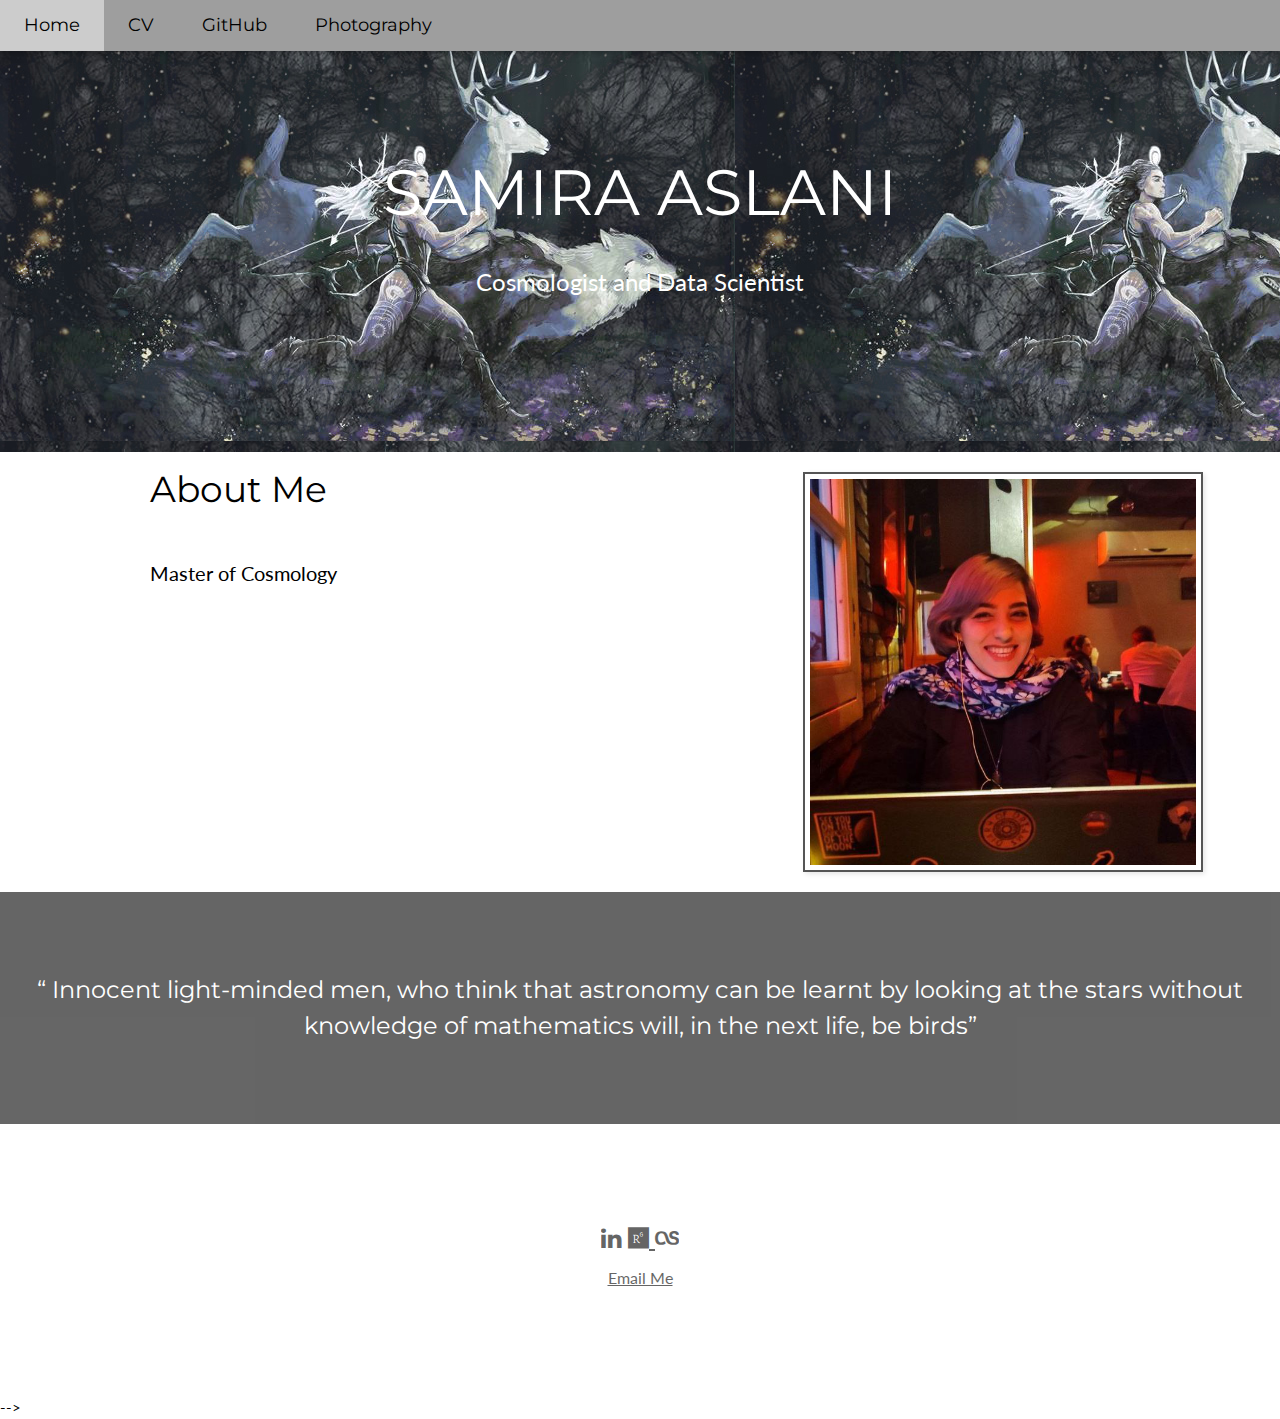
<file: index.html>
<!DOCTYPE html>
<html lang="en">
<title>Samira Aslani</title>
<meta charset="UTF-8">
<meta name="viewport" content="width=device-width, initial-scale=1">
<link rel="stylesheet" href="https://www.w3schools.com/w3css/4/w3.css">
<link rel="stylesheet" href="https://fonts.googleapis.com/css?family=Lato">
  <link rel="stylesheet" href="https://cdnjs.cloudflare.com/ajax/libs/font-awesome/6.0.0-beta3/css/all.min.css">
<link rel="stylesheet" href="https://fonts.googleapis.com/css?family=Montserrat">
<link rel="stylesheet" href="https://cdnjs.cloudflare.com/ajax/libs/font-awesome/4.7.0/css/font-awesome.min.css">
<link rel="icon" type="image/png" href="/favicon.png" sizes="32x32">
<style>
body,h1,h2,h3,h4,h5,h6 {font-family: "Lato", sans-serif}
.w3-bar,h1,button {font-family: "Montserrat", sans-serif}
.fa-anchor,.fa-coffee {font-size:200px}
.about-me-image {
    border: 2px solid #555; /* Dark gray border */
    padding: 5px; /* Space between image and border */
    margin-top: 20px; /* Space above the image */
    margin-bottom: 20px; /* Space below the image */
    box-shadow: 2px 2px 5px rgba(0, 0, 0, 0.1); /* Subtle shadow for depth */
  }
</style>
<body>

<!-- Navbar -->
<div class="w3-top">
  <div class="w3-bar w3-grey w3-card w3-left-align w3-large">
    <a class="w3-bar-item w3-button w3-hide-medium w3-hide-large w3-right w3-padding-large w3-hover-white w3-large w3-grey" href="javascript:void(0);" onclick="myFunction()" title="Toggle Navigation Menu"><i class="fa fa-bars"></i></a>
    <a href="https://samildk.github.io/" class="w3-bar-item w3-button w3-padding-large w3-white">Home</a>
<!--     <a href="https://arxiv.org/a/bird_s_2.html" class="w3-bar-item w3-button w3-hide-small w3-padding-large w3-hover-white">Publications</a> -->
    <a href="https://samildk.github.io/cv.pdf" class="w3-bar-item w3-button w3-hide-small w3-padding-large w3-hover-white">CV</a>
    <a href="https://github.com/samildk" class="w3-bar-item w3-button w3-hide-small w3-padding-large w3-hover-white">GitHub</a>
<!--     <a href="group.html" class="w3-bar-item w3-button w3-hide-small w3-padding-large w3-hover-white"></a> -->
    <a href="group.html" class="w3-bar-item w3-button w3-hide-small w3-padding-large w3-hover-white">Photography</a>
  </div>

  <!-- Navbar on small screens -->
  <div id="navDemo" class="w3-bar-block w3-white w3-hide w3-hide-large w3-hide-medium w3-large">
<!--     <a href="https://arxiv.org/a/bird_s_2.html" class="w3-bar-item w3-button w3-padding-large">Publications</a> -->
    <a href="https://samildk.github.io/cv.pdf" class="w3-bar-item w3-button w3-padding-large">CV</a>
    <a href="https://github.com/samildk" class="w3-bar-item w3-button w3-padding-large">GitHub</a>
    <a href="group.html" class="w3-bar-item w3-button w3-padding-large"> Photography </a>
  </div>
</div>

<!-- Header -->
<header class="w3-container w3-center" style="padding:128px 16px; background-image: url('image/artmis.jpg')">
  <h1 class="w3-margin w3-jumbo" style="color: white;">SAMIRA ASLANI</h1>
  <p class="w3-xlarge" style="color: white;">Cosmologist and Data Scientist</p>
</header>

<!-- First Grid -->
<div class="w3-row-padding w3-padding-62 w3-container">
  <div class="w3-content">
    <div class="w3-twothird">
      <h1>About Me</h1>
      <h4 class="w3-padding-32"> Master of Cosmology </h4>


<!--       <p class="w3-text-grey" style="text-align: justify;padding: 2%;font-size: 16px;">
      </p> -->
<!--         </p> -->
    </div>

    <div class="w3-third w3-center">

      <img src="me4.jpg" alt="Samira Aslani" width="400" class="about-me-image">

    </div>
  </div>
</div>
<div class="w3-container w3-black w3-center w3-opacity w3-padding-64">
    <h1 class="w3-margin w3-xlarge">“   Innocent light-minded men, who think that astronomy can be learnt by looking at the stars without knowledge of mathematics
     will, in the next life, be birds” </h1>
</div>
<!-- <!-- Footer -->
<footer class="w3-container w3-padding-64 w3-center w3-opacity">
  <div class="w3-xlarge w3-padding-32">
    <a href=https://www.linkedin.com/in/samira-aslani/><i class="fa fa-linkedin w3-hover-opacity"></i></a>
    <a href=https://www.researchgate.net/profile/Samira-Aslani-4?ev=hdr_xprf><i class="fa-brands fa-researchgate"></i>
    <a href = http://last.fm/user/artmisamildk/><i class="fab fa-lastfm"></i>
    <h6><a href = "mailto: samiraaslani1998@gmail.com">Email Me</a></h6>
 </div>
</footer> -->

<script>
// Used to toggle the menu on small screens when clicking on the menu button
function myFunction() {
  var x = document.getElementById("navDemo");
  if (x.className.indexOf("w3-show") == -1) {
    x.className += " w3-show";
  } else {
    x.className = x.className.replace(" w3-show", "");
  }
}
</script>

</body>
</html>
</file>
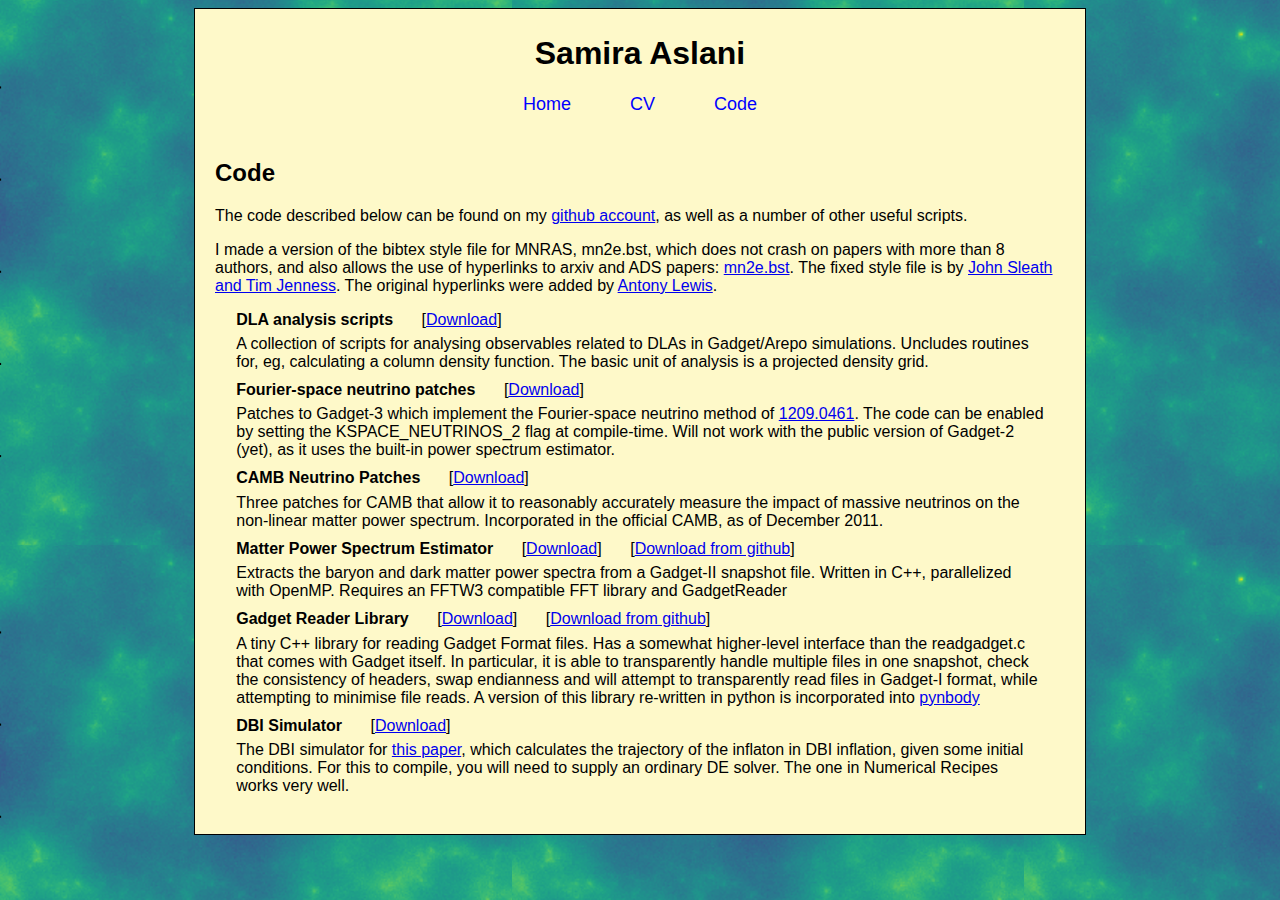
<file: code.html>
<!DOCTYPE html PUBLIC "-//W3C//DTD XHTML 1.0 Strict//EN"
	"http://www.w3.org/TR/xhtml1/DTD/xhtml1-strict.dtd">
<html xmlns="http://www.w3.org/1999/xhtml" xml:lang="en">
<head>
<meta http-equiv="Content-Type" content="text/html; charset=UTF-8" />
<title>Code</title><link rel="stylesheet" href="style.css" type="text/css" />
</head>

<body>
<div class="main centered"> 
<h1 class="centered">Samira Aslani</h1> 
        <div id="menu">
        <a href="index.html">Home</a>
<!--         <a href="pub.html">Publications</a> -->
        <a href="cv.pdf">CV</a>
        <a href="code.html">Code</a>
        </div>

<div class="content">
<h2>Code</h2>
<p>The code described below can be found on my <a href="https://github.com/sbird/">github account</a>, as well as a number of other useful scripts.</p>
<p>I made a version of the bibtex style file for MNRAS, mn2e.bst, which does not crash on papers with more than 8 authors, and also allows
the use of hyperlinks to arxiv and ADS papers: <a href="mn2e.bst">mn2e.bst</a>. 
The fixed style file is by <a href="https://github.com/timj/mn2e-bst">John Sleath and Tim Jenness</a>. 
The original hyperlinks were added by <a href="http://cosmocoffee.info/viewtopic.php?t=304">Antony Lewis</a>.</p>
<div class="paper">
        <div class="paperfl">
        <span class="papertitle">DLA analysis scripts</span>
        <span class="paperlinks">[<a href="https://github.com/sbird/DLA_script/archive/master.zip">Download</a>]</span>
        </div>
	<div>A collection of scripts for analysing observables related to DLAs in Gadget/Arepo simulations. Uncludes routines for, eg, calculating a column density function. The basic unit of analysis is a projected density grid.</div>
</div>
<div class="paper">
        <div class="paperfl">
        <span class="papertitle">Fourier-space neutrino patches</span>
        <span class="paperlinks">[<a href="https://github.com/sbird/fs-neutrino/archive/master.zip">Download</a>]</span>
        </div>
	<div>Patches to Gadget-3 which implement the Fourier-space neutrino method of <a href="http://arxiv.org/abs/1209.0461">1209.0461</a>. The code can be enabled by setting the KSPACE_NEUTRINOS_2 flag at compile-time. Will not work with the public version of Gadget-2 (yet), as it uses the built-in power spectrum estimator.</div>
</div>
<div class="paper">
        <div class="paperfl">
        <span class="papertitle">CAMB Neutrino Patches</span>
        <span class="paperlinks">[<a href="code/camb-neutrino-patches.tar.gz">Download</a>]</span>
        </div>
        <div>Three patches for CAMB that allow it to reasonably accurately measure the impact of massive neutrinos on the non-linear matter power spectrum. Incorporated in the official CAMB, as of December 2011.</div>
</div>
<div class="paper">
        <div class="paperfl">
        <span class="papertitle">Matter Power Spectrum Estimator</span>
        <span class="paperlinks">[<a href="https://github.com/downloads/sbird/GenPK/genpk.tar.gz">Download</a>]</span>
        <span class="paperlinks">[<a href="https://github.com/sbird/GenPK">Download from github</a>]</span>
        </div>
        <div>Extracts the baryon and dark matter power spectra from a Gadget-II snapshot file. Written in C++, parallelized with OpenMP. Requires an FFTW3 compatible FFT library and GadgetReader</div>
</div>
<div class="paper">
        <div class="paperfl">
        <span class="papertitle">Gadget Reader Library</span>
        <span class="paperlinks">[<a href="https://github.com/downloads/sbird/GadgetReader/GadgetReader.tar.gz">Download</a>]</span>
        <span class="paperlinks">[<a href="https://github.com/sbird/GadgetReader">Download from github</a>]</span>
        </div>
        <div>A tiny C++ library for reading Gadget Format files. Has a somewhat higher-level interface than the readgadget.c that comes with Gadget itself. In particular, it is able to transparently handle multiple files in one snapshot, check the consistency of headers, swap endianness and will attempt to transparently read files in Gadget-I format, while attempting to minimise file reads. A version of this library re-written in python is incorporated into <a href="http://code.google.com/p/pynbody/">pynbody</a></div>
</div>
<div class="paper">
        <div class="paperfl">
        <span class="papertitle">DBI Simulator</span>
        <span class="paperlinks">[<a href="code/dbi.tar.bz2">Download</a>]</span>
        </div>
        <div>The DBI simulator for <a href="http://arxiv.org/abs/0905.2412">this paper</a>, which calculates the trajectory of the inflaton in DBI inflation, given some initial conditions.  For this to compile, you will need to supply an ordinary DE solver. The one in Numerical Recipes works very well. </div>
</div>
                
</div>
</div>
</body>
</html>
</file>
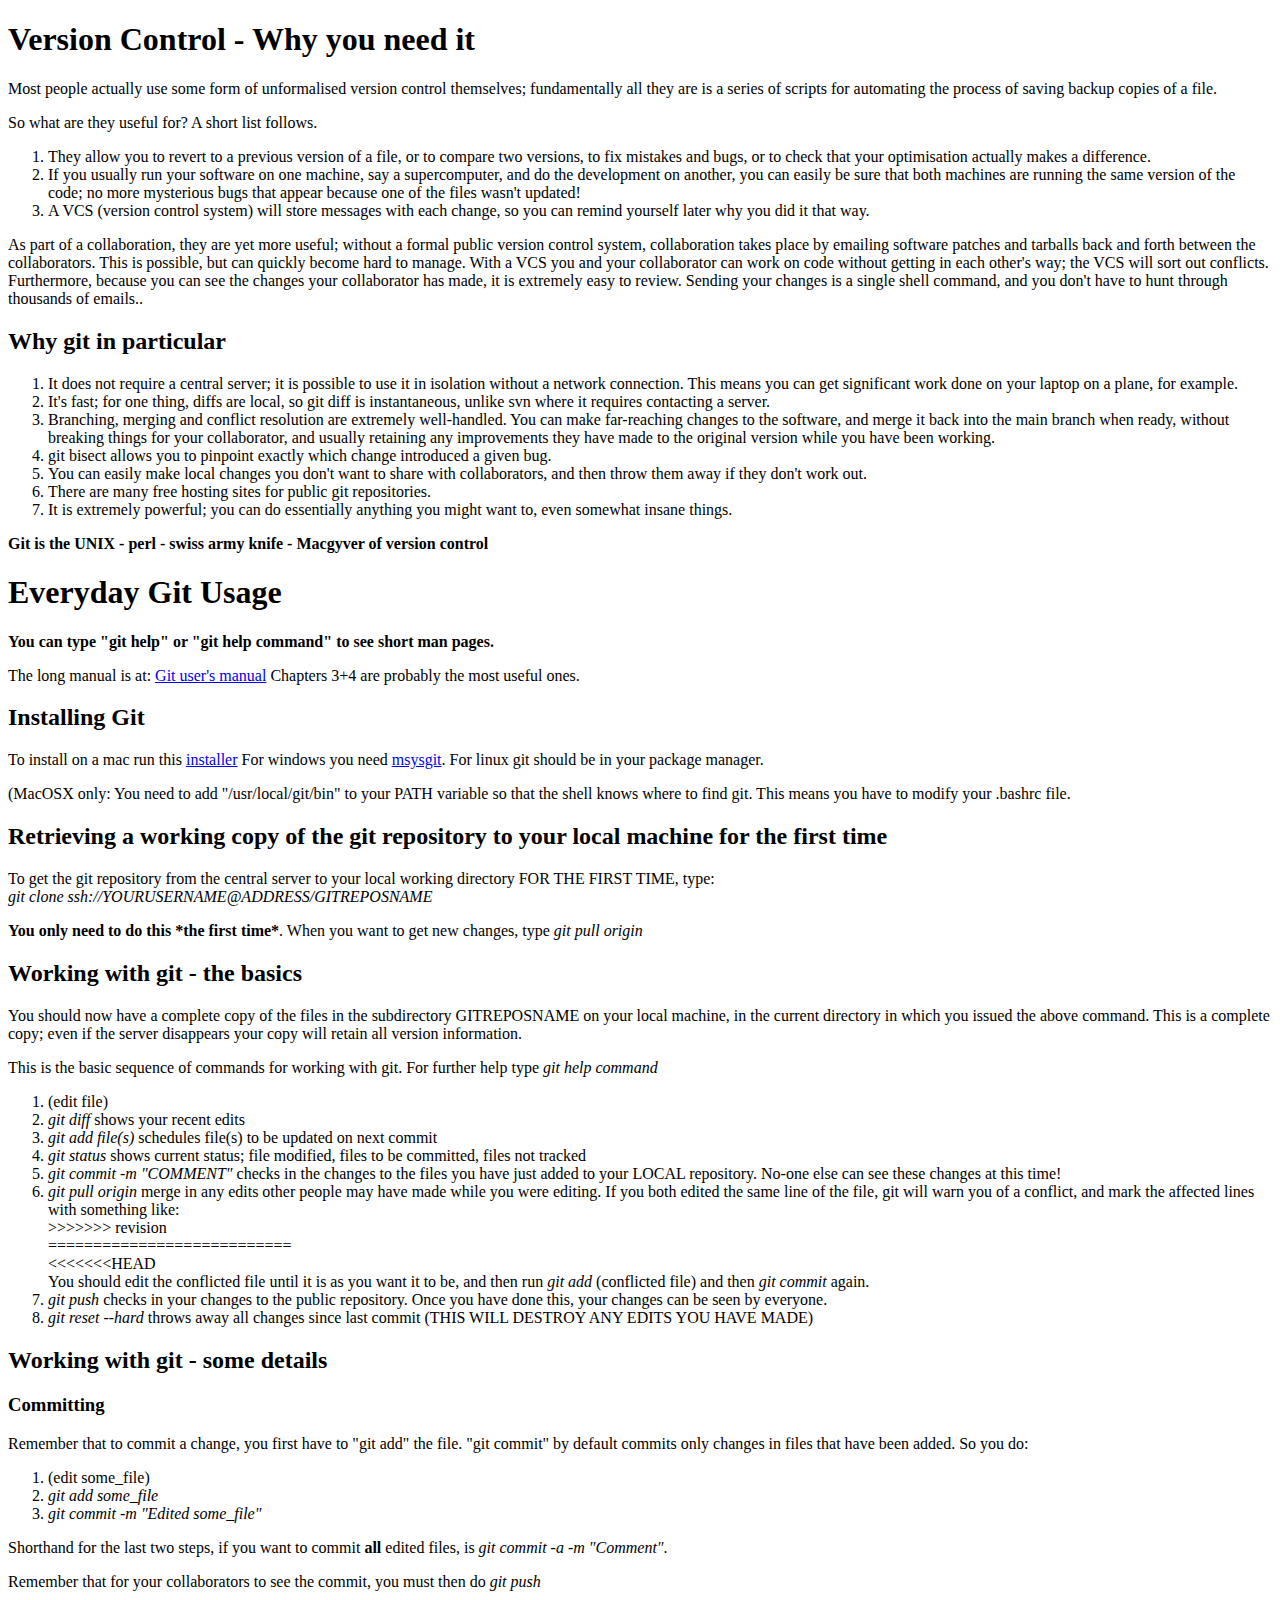
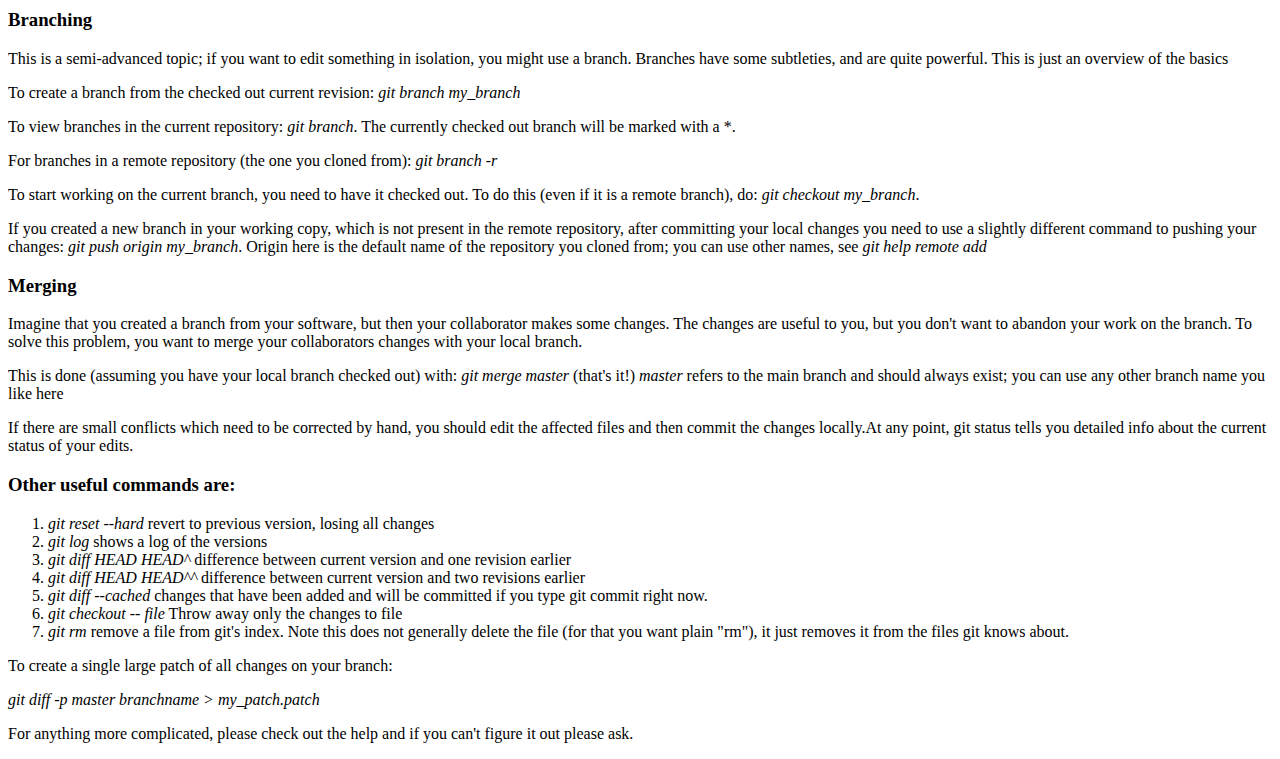
<file: git.html>
<!DOCTYPE html PUBLIC "-//W3C//DTD XHTML 1.0 Strict//EN"
	"http://www.w3.org/TR/xhtml1/DTD/xhtml1-strict.dtd">
<html xmlns="http://www.w3.org/1999/xhtml" xml:lang="en">
<head>
<meta http-equiv="Content-Type" content="text/html; charset=UTF-8" />
<body>

<h1>Version Control - Why you need it</h1>
<p>
Most people actually use some form of unformalised version control themselves; 
fundamentally all they are is a series of scripts for automating the process of 
saving backup copies of a file. </p>
<p>So what are they useful for? A short list follows.</p>
<ol>
        <li>They allow you to revert to a previous version of a file, or to compare two versions, to fix mistakes and bugs, or to check that your optimisation actually makes a difference.</li>
        <li>If you usually run your software on one machine, say a supercomputer, and do the development on another, you can easily be sure that both machines are running the same version of the code; no more mysterious bugs that appear because one of the files wasn't updated!</li>
        <li>A VCS (version control system) will store messages with each change, so you can remind yourself later why you did it that way.</li>
</ol>
<p> As part of a collaboration, they are yet more useful; without a formal public version control system, 
collaboration takes place by emailing software patches and tarballs back 
and forth between the collaborators. This is possible, but can quickly become hard to manage. With a VCS you 
and your collaborator can work on code without getting in each other's way; 
the VCS will sort out conflicts. Furthermore, because you can see the changes your collaborator has made, it is extremely easy 
to review. Sending your changes is a single shell command, and you don't have to hunt through thousands of emails..</p>

<h2>Why git in particular</h2>
<ol>
        <li>It does not require a central server; it is possible to use it in isolation without a network connection. This 
        means you can get significant work done on your laptop on a plane, for example.</li>
        <li>It's fast; for one thing, diffs are local, so git diff is instantaneous, unlike svn where it requires contacting a server.</li>
        <li>Branching, merging and conflict resolution are extremely well-handled. You can make far-reaching changes to the software, and
        merge it back into the main branch when ready, without breaking things for your collaborator, and usually retaining any improvements they have made to the original version while you have been working.</li>
        <li>git bisect allows you to pinpoint exactly which change introduced a given bug.</li>
        <li>You can easily make local changes you don't want to share with collaborators, and then throw them away if they don't work out.</li>
        <li>There are many free hosting sites for public git repositories.</li>
        <li>It is extremely powerful; you can do essentially anything you might want to, even somewhat insane things.</li>
</ol>

<p><b>Git is the UNIX - perl - swiss army knife - Macgyver of version control</b></p>

<h1>Everyday Git Usage</h1>
<p><b>You can type "git help" or "git help command" to see short man pages.</b></p>
<p>The long manual is at: <a href="http://www.kernel.org/pub/software/scm/git/docs/user-manual.html">Git user's manual</a> Chapters 3+4 are probably the most useful ones.</p>

<h2>Installing Git</h2>

<p>To install on a mac run this <a href="http://code.google.com/p/git-osx-installer/">installer</a>
For windows you need <a href="http://code.google.com/p/msysgit/">msysgit</a>. For linux git should be in your package manager. </p>

<p>(MacOSX only: You need to add "/usr/local/git/bin" to your PATH variable so that the shell knows where to find git. This means you have to modify your .bashrc file.</p>


<h2>Retrieving a working copy of the git repository to your local machine for the first time</h2>

<p>To get the git repository from the central server to your local working directory FOR THE FIRST TIME, type:<br/>
<i>git clone ssh://YOURUSERNAME@ADDRESS/GITREPOSNAME</i></p>

<p><b>You only need to do this *the first time*</b>. When you want to get new changes, type <i>git pull origin</i></p>

<h2>Working with git - the basics</h2>

<p>You should now have a complete copy of the files in the subdirectory GITREPOSNAME on your local machine, in the current directory in which you issued the above command. This is a complete copy; even if the server disappears your copy will retain all version information. </p>
<p>This is the basic sequence of commands for working with git. For further help type <i>git help command</i></p>
<ol>
        <li>(edit file)</li>
        <li><i>git diff</i> shows your recent edits</li>

        <li><i>git add file(s)</i> schedules file(s) to be updated on next commit</li>

        <li><i>git status</i> shows current status; file modified, files to be committed, files not tracked</li>

        <li><i>git commit -m "COMMENT"</i> checks in the changes to the files you have just added to your LOCAL repository. No-one else can see these changes at this time!</li>

        <li><i>git pull origin</i> merge in any edits other people may have made while you were editing. If you both edited the same line of the file, git will warn you of a conflict, and mark the affected lines with something like:<br/>
        &gt;&gt;&gt;&gt;&gt;&gt;&gt; revision<br/>
        ===========================<br/>
        &lt;&lt;&lt;&lt;&lt;&lt;&lt;HEAD<br/>

        You should edit the conflicted file until it is as you want it to be, and then run <i>git add</i> (conflicted file) and then <i>git commit</i> again.</li>

        <li><i>git push</i> checks in your changes to the public repository. Once you have done this, your changes can be seen by everyone.</li>

        <li><i>git reset --hard</i> throws away all changes since last commit (THIS WILL DESTROY ANY EDITS YOU HAVE MADE)</li>
</ol>


<h2>Working with git - some details</h2>

<h3>Committing</h3>

<p>Remember that to commit a change, you first have to "git add" the file. "git commit" by default commits only changes in files that have been added. So you do:</p>
<ol>
        <li>(edit some_file)</li>
        <li><i>git add some_file</i></li>
        <li><i>git commit -m "Edited some_file"</i></li>
</ol>
<p>Shorthand for the last two steps, if you want to commit <b>all</b> edited files, is <i>git commit -a -m "Comment"</i>.</p>
<p>Remember that for your collaborators to see the commit, you must then do <i>git push</i></p>

<h3>Branching</h3>

<p>This is a semi-advanced topic; if you want to edit something in isolation, you might use a branch. 
Branches have some subtleties, and are quite powerful. This is just an overview of the basics</p>

<p>To create a branch from the checked out current revision: <i>git branch my_branch</i></p>

<p>To view branches in the current repository: <i> git branch</i>. The currently checked out branch will be marked with a *.</p>
<p>For branches in a remote repository (the one you cloned from): <i> git branch -r</i></p>

<p>To start working on the current branch, you need to have it checked out. To do this (even if it is a remote branch), do:
<i>git checkout my_branch</i>. 

<p>If you created a new branch in your working copy, which is not present in the remote repository, after committing your local changes you need to use a slightly different command to pushing your changes: <i>git push origin my_branch</i>. Origin here is the default name of the repository you cloned from; you can use other names, see <i>git help remote add</i></p>

<h3>Merging</h3>

<p>Imagine that you created a branch from your software, but then your collaborator makes some changes. The changes are useful to you, but you don't want to abandon your work on the branch. To solve this problem, you want to merge your collaborators changes with your local branch. </p>
<p>This is done (assuming you have your local branch checked out) with: <i>git merge master</i> (that's it!) 
<i>master</i> refers to the main branch and should always exist; you can use any other branch name you like here</p>

<p>If there are small conflicts which need to be corrected by hand, you should edit the affected files and then commit the changes locally.At any point, git status tells you detailed info about the current status of your edits.</p>

<h3>Other useful commands are:</h3>
<ol>
<li><i>git reset --hard</i> revert to previous version, losing all changes</li>
<li><i>git log </i> shows a log of the versions</li>
<li><i>git diff HEAD HEAD^ </i> difference between current version and one revision earlier</li>
<li><i>git diff HEAD HEAD^^</i> difference between current version and two revisions earlier</li>
<li><i>git diff --cached </i> changes that have been added and will be committed if you type git commit right now.</li>
<li><i>git checkout -- file</i> Throw away only the changes to file</li>
<li><i>git rm</i> remove a file from git's index. Note this does not generally delete the file (for that you want plain "rm"), it just removes it from the files git knows about.</li>
</ol>

<p>To create a single large patch of all changes on your branch:</p>
<p><i>git diff -p master branchname > my_patch.patch</i></p>


<p>For anything more complicated, please check out the help and if you can't figure it out please ask.</p>
</body>
</html>
</file>
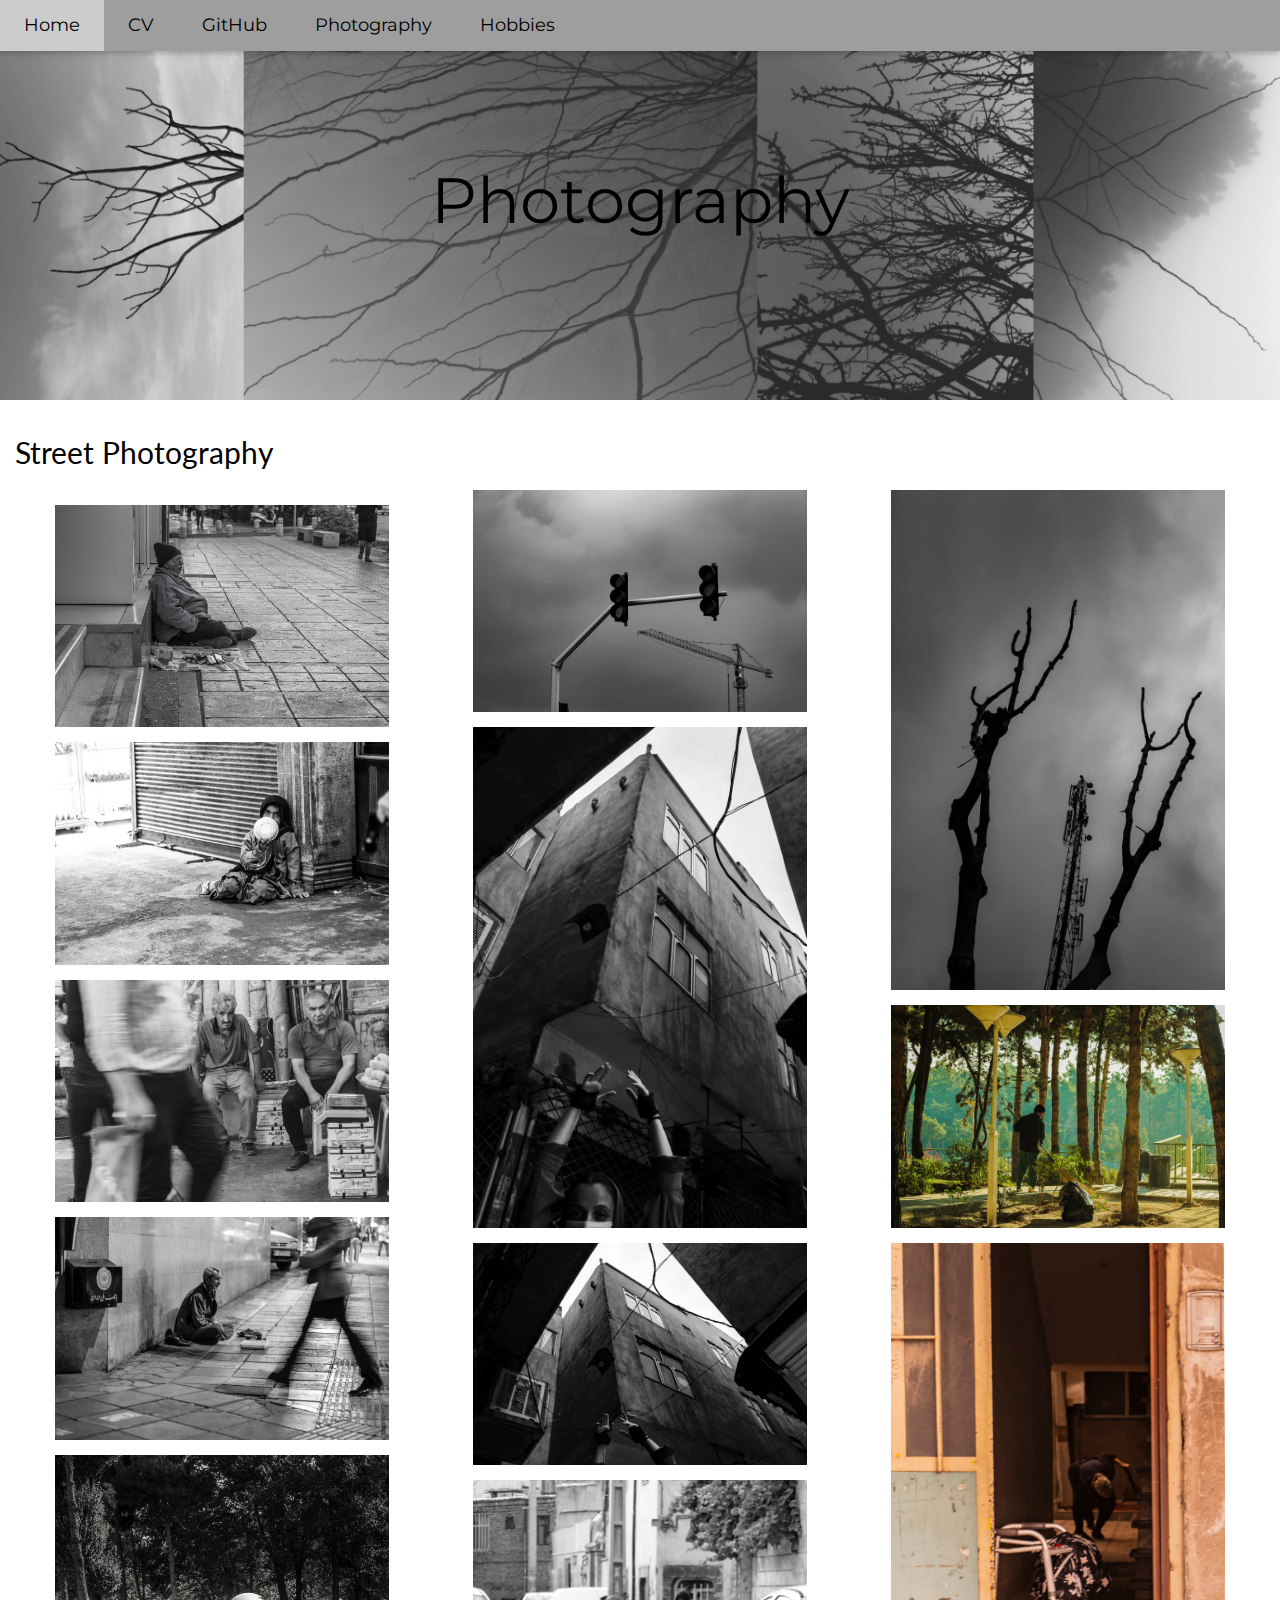
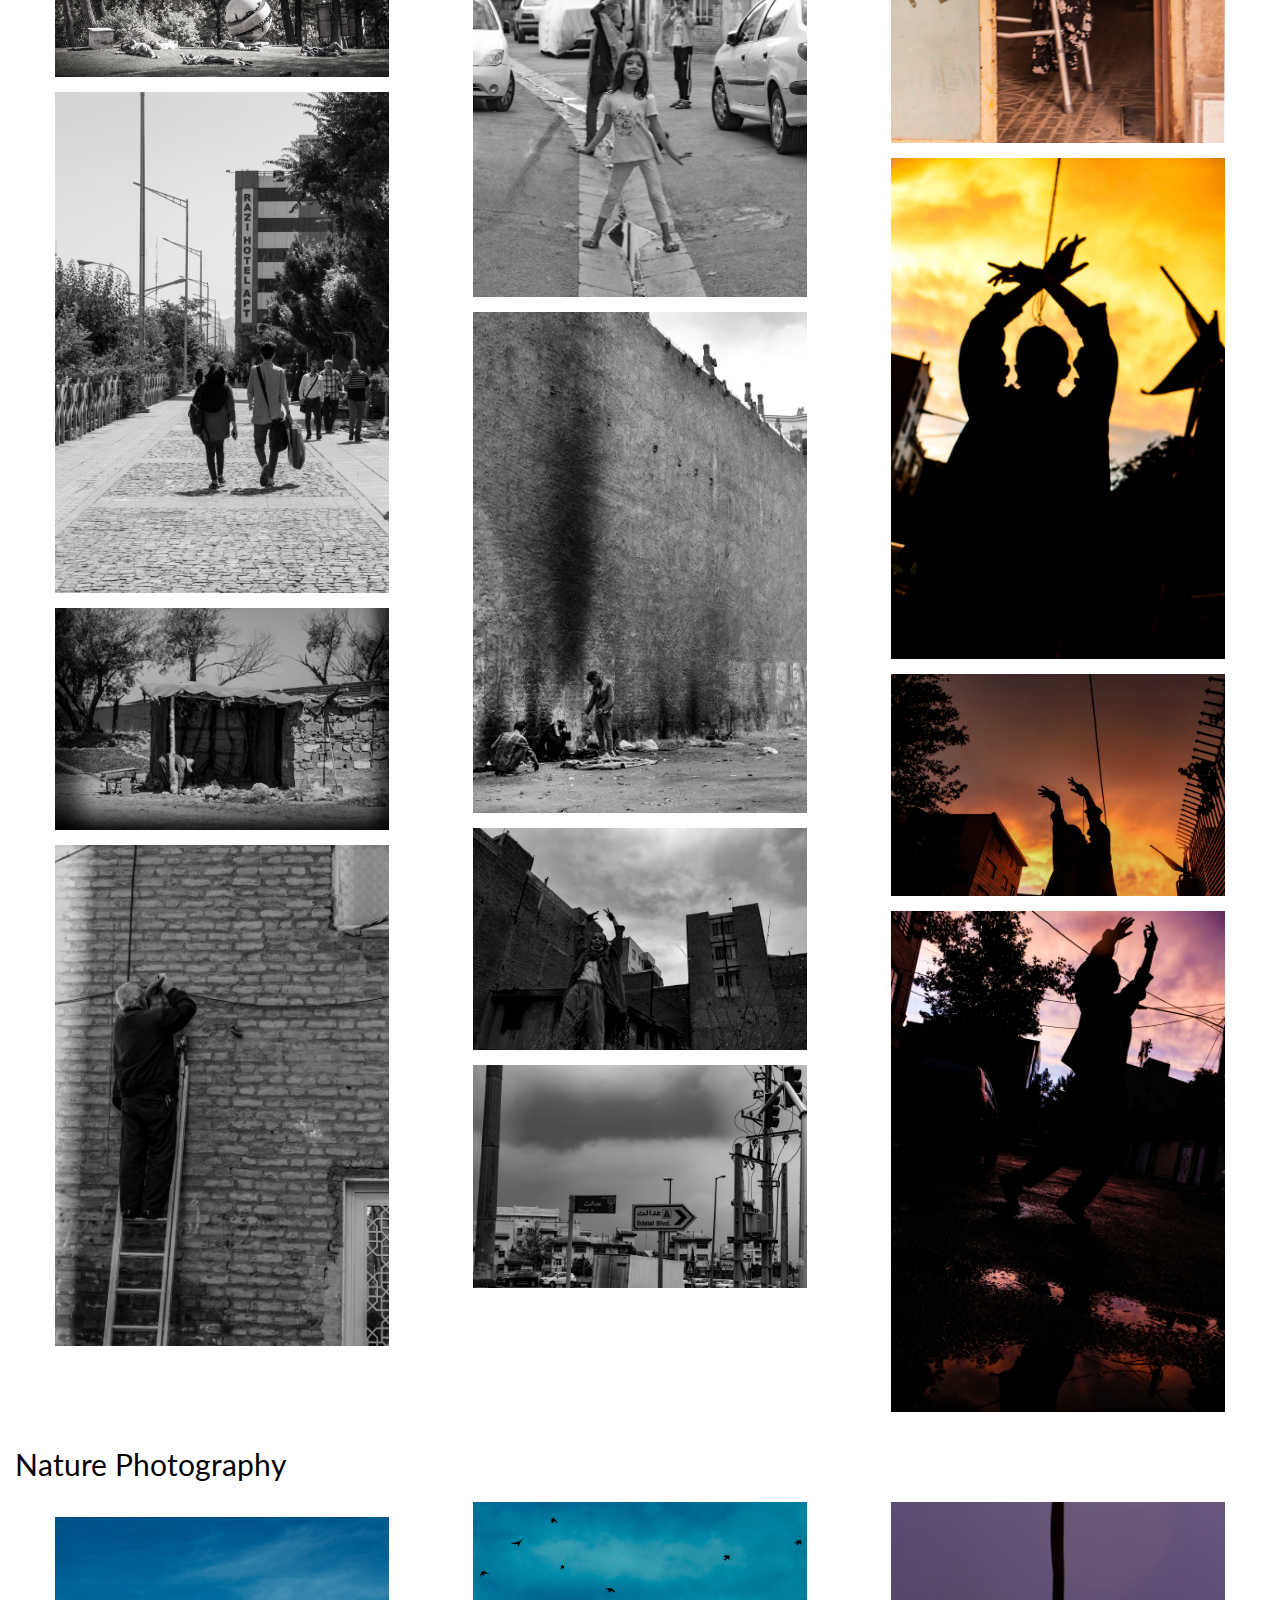
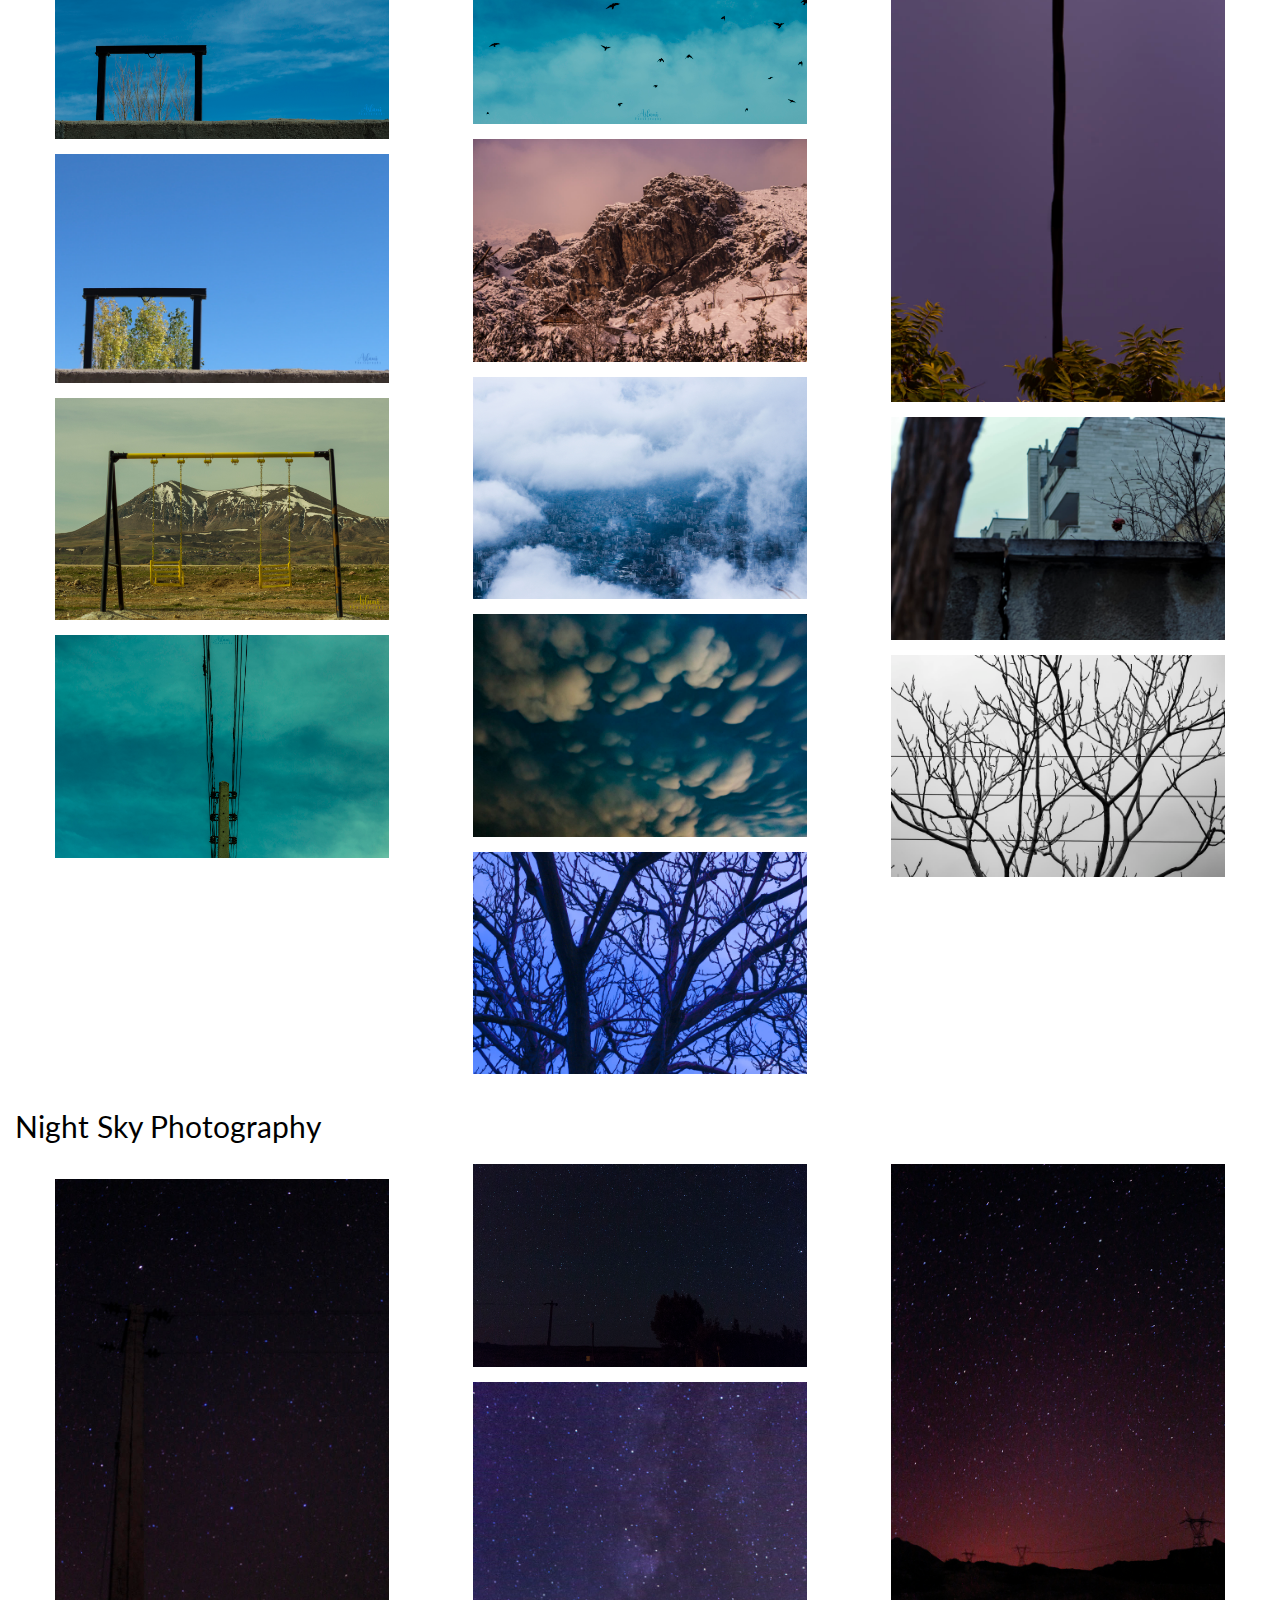
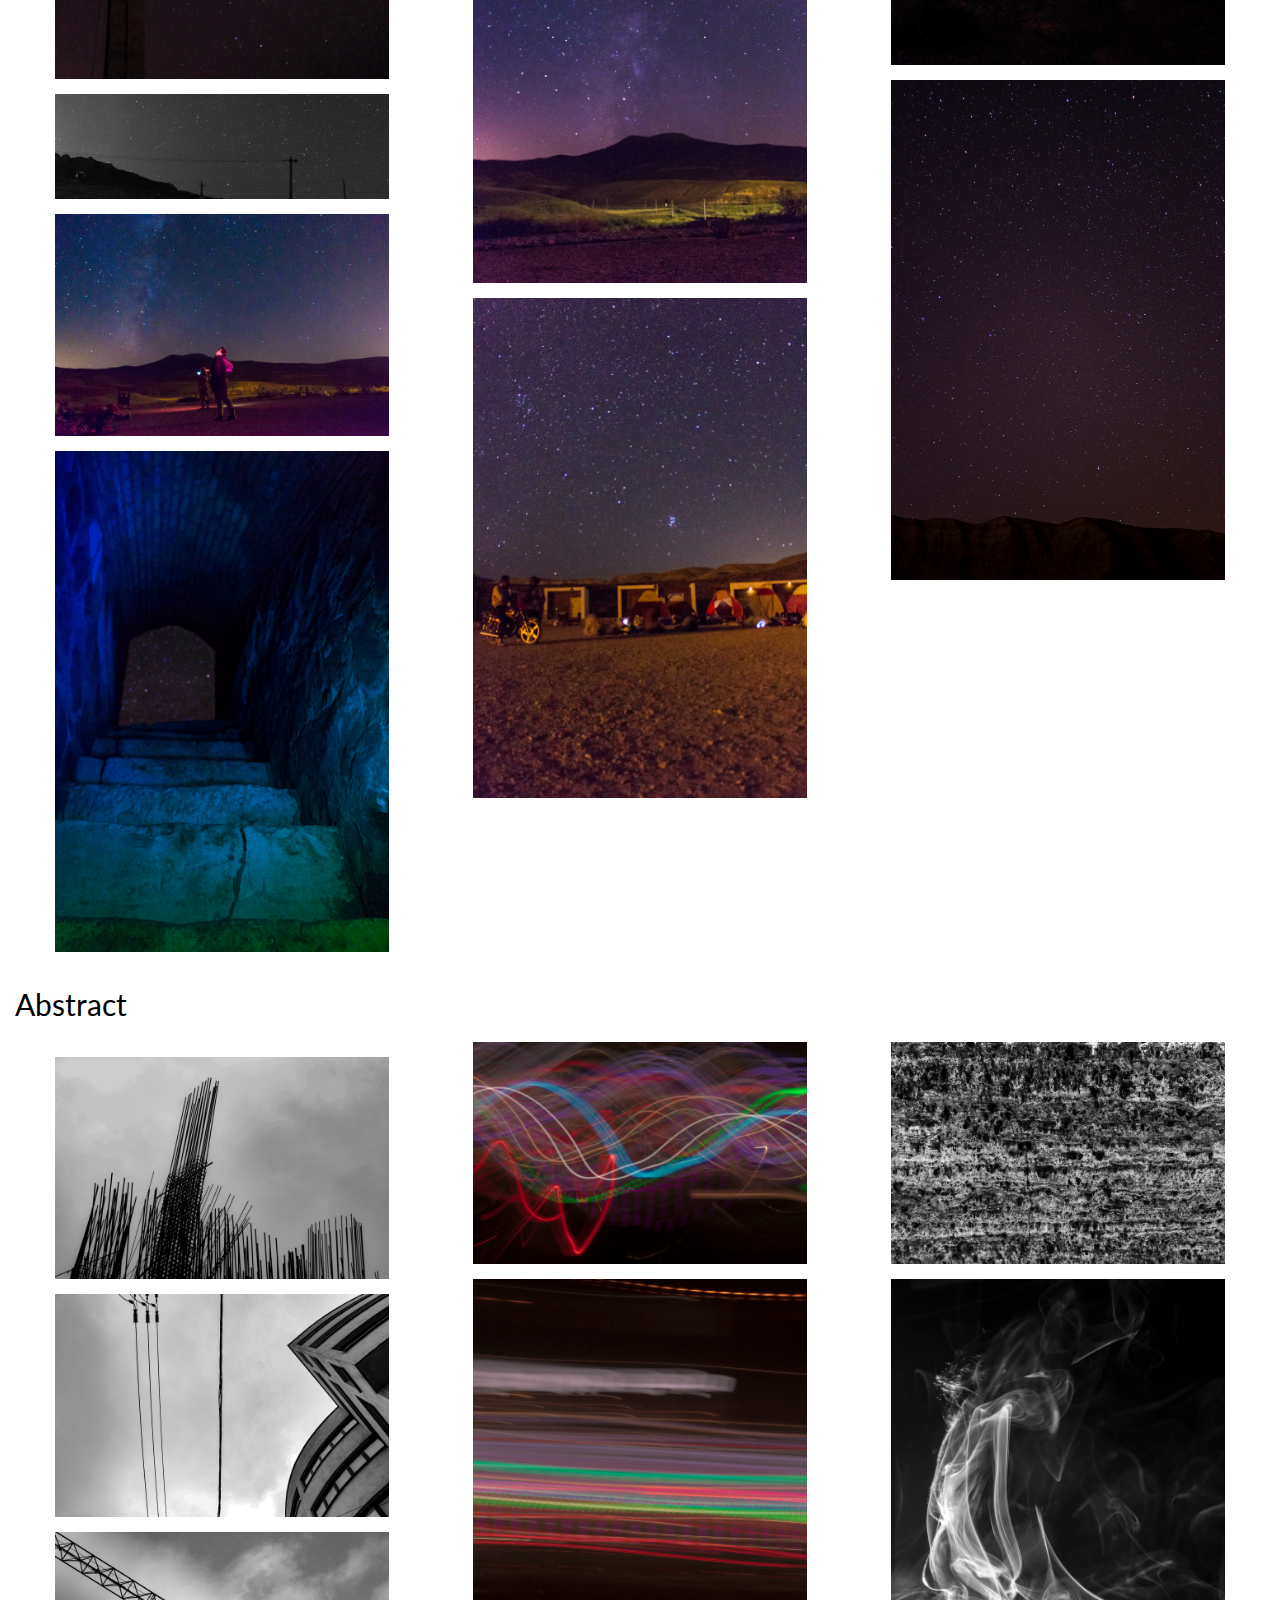
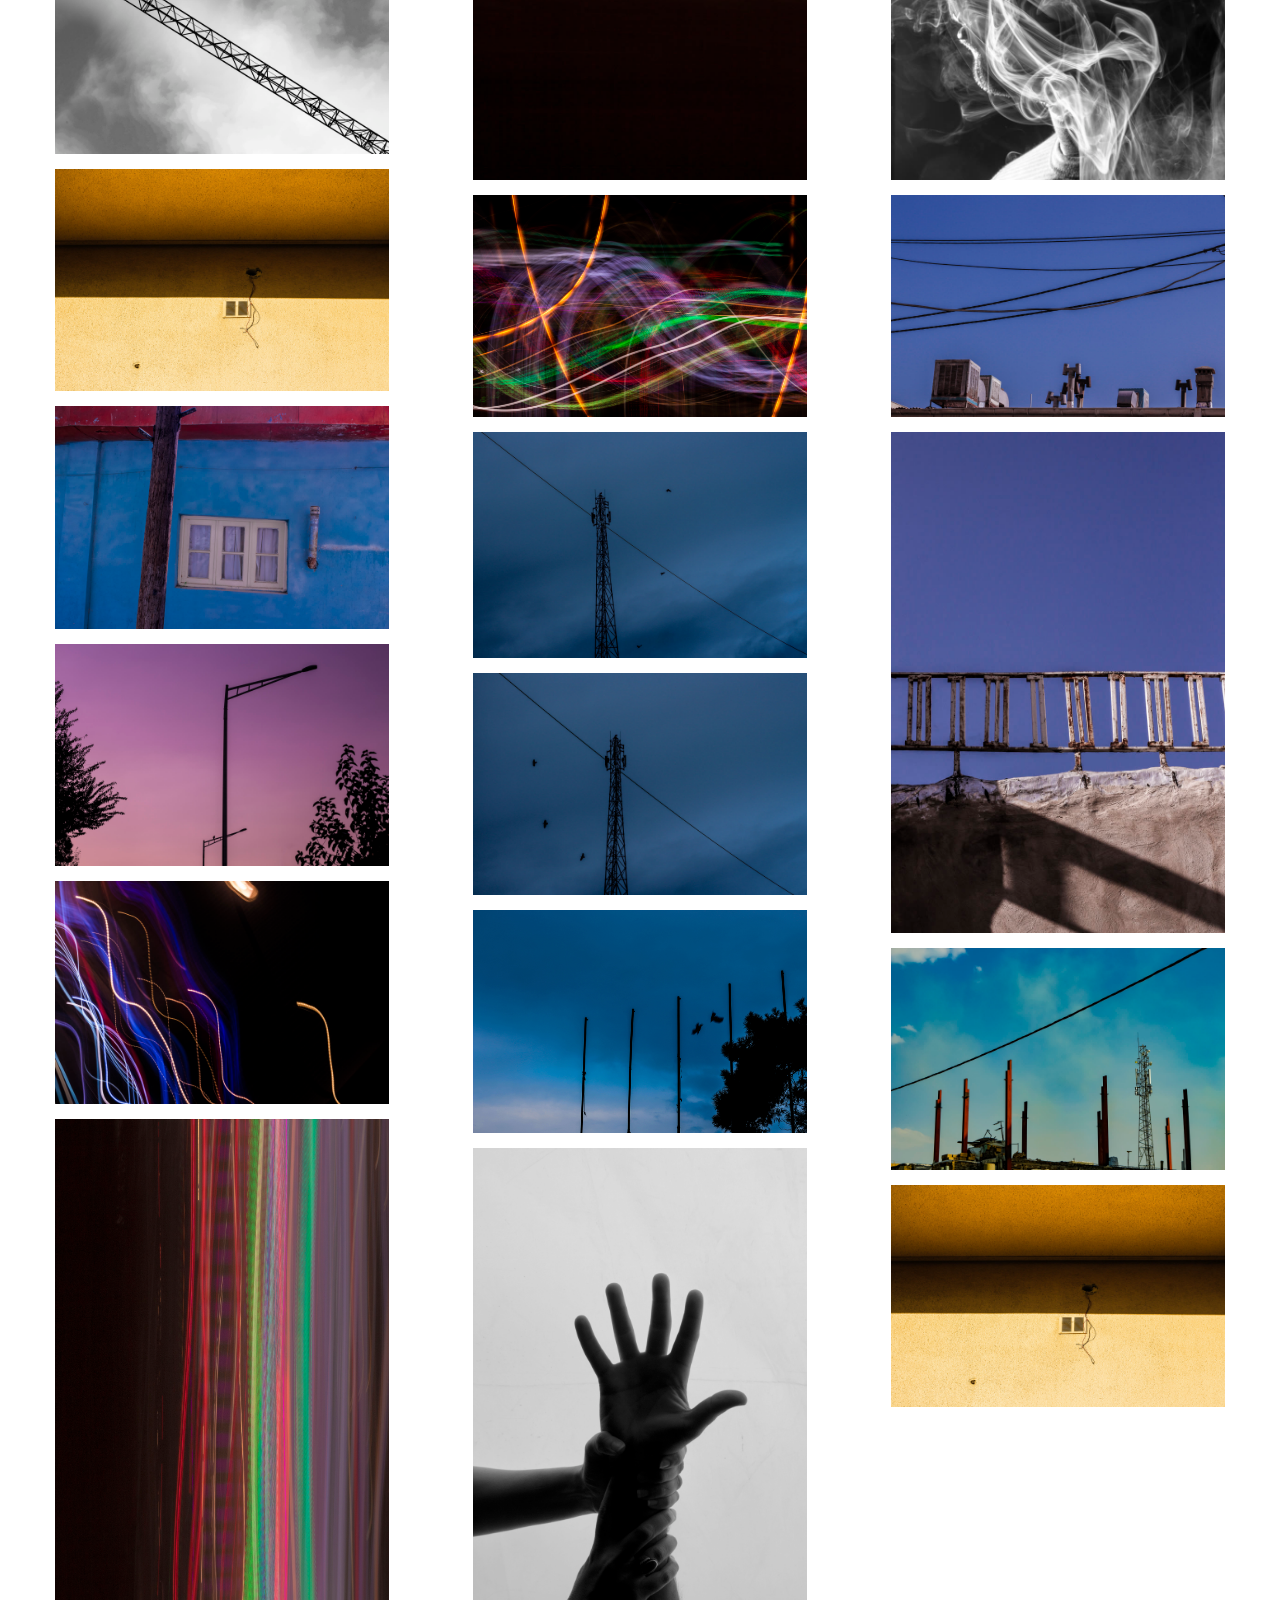
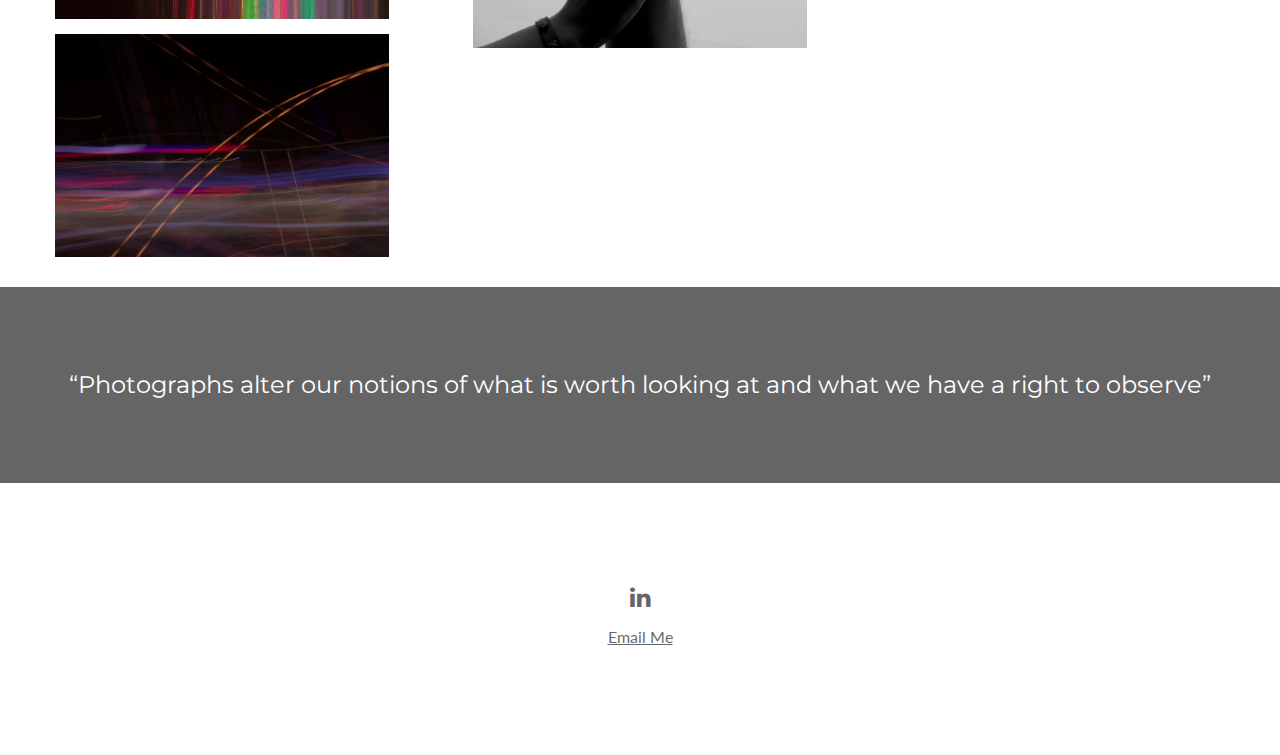
<file: photography.html>
<!DOCTYPE html>
<html lang="en">
<head>
  <title>Photography - Samira Aslani</title>
  <meta charset="UTF-8">
  <meta name="viewport" content="width=device-width, initial-scale=1">
  <link rel="stylesheet" href="https://www.w3schools.com/w3css/4/w3.css">
  <link rel="stylesheet" href="https://fonts.googleapis.com/css?family=Lato">
  <link rel="stylesheet" href="https://fonts.googleapis.com/css?family=Montserrat">
  <link rel="stylesheet" href="https://cdnjs.cloudflare.com/ajax/libs/font-awesome/4.7.0/css/font-awesome.min.css">
  <link rel="icon" type="image/png" href="/favicon.png" sizes="32x32">
  <style>
body,h1,h2,h3,h4,h5,h6 {font-family: "Lato", sans-serif}
.w3-bar,h1,button {font-family: "Montserrat", sans-serif}
.masonry {
  columns: 3 400px;
  column-gap: 0.3rem;
}
.masonry-item {
  position: relative;
  break-inside: avoid;
  margin-bottom: 1rem;
}
.masonry-item img {
  width: 100%;
  display: block;
  border-radius: 0px;
}
.masonry-item figcaption {
  position: absolute;
  bottom: 0;
  left: 0;
  width: 100%;
  padding: 0.5rem;
  font-size: 0.85rem;
  color: #fff;
  background: rgba(0,0,0,0.6);
  opacity: 0;
  transition: opacity 0.3s ease;
}
.masonry-item:hover figcaption {
  opacity: 1;
}
section {
  margin: 2rem auto;
  max-width: 1500px;
  padding: 0 1rem;
}
section h2 {
  margin-bottom: 1rem;
  text-align: left;
}


.hero {
  height: 400px;                /* choose the header height you want */
  background-image: url('image/nature/nature.jpg');
  background-size: cover;
  background-position: center;
  display: flex;                /* enable flexbox */
  align-items: center;          /* vertical centering */
  justify-content: center;      /* horizontal centering */
  position: relative;
  text-align: center;           /* fallback for inline content */
}

</style>
</head>
<body>

<!-- Navbar -->
<div class="w3-top">
  <div class="w3-bar w3-grey w3-card w3-left-align w3-large">
    <a class="w3-bar-item w3-button w3-hide-medium w3-hide-large w3-right w3-padding-large w3-hover-white w3-large w3-grey" href="javascript:void(0);" onclick="myFunction()" title="Toggle Navigation Menu"><i class="fa fa-bars"></i></a>
    <a href="https://samildk.github.io/" class="w3-bar-item w3-button w3-padding-large w3-white">Home</a>
    <a href="https://samildk.github.io/cv.pdf" class="w3-bar-item w3-button w3-hide-small w3-padding-large w3-hover-white">CV</a>
    <a href="https://github.com/samildk" class="w3-bar-item w3-button w3-hide-small w3-padding-large w3-hover-white">GitHub</a>
    <a href="photography.html" class="w3-bar-item w3-button w3-hide-small w3-padding-large w3-hover-white">Photography</a>
    <a href="Hobbies.html" class="w3-bar-item w3-button w3-hide-small w3-padding-large w3-hover-white">Hobbies</a>
    
  </div>
  

  <!-- Navbar on small screens -->
  <div id="navDemo" class="w3-bar-block w3-white w3-hide w3-hide-large w3-hide-medium w3-large">
    <a href="https://samildk.github.io/cv.pdf" class="w3-bar-item w3-button w3-padding-large">CV</a>
    <a href="https://github.com/samildk" class="w3-bar-item w3-button w3-padding-large">GitHub</a>
    <a href="photography.html" class="w3-bar-item w3-button w3-padding-large">Photography</a>
    <a href="Hobbies.html" class="w3-bar-item w3-button w3-padding-large">Hobbies</a>
  </div>
</div>

<header class="hero">
  <h1 class="w3-margin w3-jumbo" style="color: black;">Photography</h1>
</header>

<section>
  <h2>Street Photography</h2>
  <div class="masonry">
    <figure class="masonry-item">
      <img src="image/s1.jpg" alt="Street 1">
      <figcaption>Street scene</figcaption>
    </figure>

    <figure class="masonry-item">
      <img src="image/s2.jpg" alt="Street 2">
      <figcaption>City life</figcaption>
    </figure>

    <figure class="masonry-item">
      <img src="image/s4.jpg" alt="Street 3">
      <figcaption>Urban moment</figcaption>
    </figure>

    <figure class="masonry-item">
      <img src="image/s5.jpg" alt="Street 1">
      <figcaption>Street scene</figcaption>
    </figure>

    <figure class="masonry-item">
      <img src="image/s6.jpg" alt="Street 2">
      <figcaption>City life</figcaption>
    </figure>

    <figure class="masonry-item">
      <img src="image/street/street1.jpg" alt="Street 1">
      <figcaption>Street scene</figcaption>
    </figure>

    <figure class="masonry-item">
      <img src="image/street/street2.jpg" alt="Street 2">
      <figcaption>City life</figcaption>
    </figure>

    <figure class="masonry-item">
      <img src="image/street/street3.jpg" alt="Street 3">
      <figcaption>Urban moment</figcaption>
    </figure>

    <figure class="masonry-item">
      <img src="image/street/street8.jpg" alt="Street 1">
      <figcaption>Street scene</figcaption>
    </figure>

    <figure class="masonry-item">
      <img src="image/street/street18.jpg" alt="Street 2">
      <figcaption>City life</figcaption>
    </figure>

        <figure class="masonry-item">
      <img src="image/street/street12.jpg" alt="Street 2">
      <figcaption>City life</figcaption>
    </figure>

    <figure class="masonry-item">
      <img src="image/street/street7.jpg" alt="Street 3">
      <figcaption>Urban moment</figcaption>
    </figure>

    <figure class="masonry-item">
      <img src="image/street/street17.jpg" alt="Street 1">
      <figcaption>Street scene</figcaption>
    </figure>

    <figure class="masonry-item">
      <img src="image/street/street16.jpg" alt="Street 2">
      <figcaption>City life</figcaption>
    </figure>

   <figure class="masonry-item">
      <img src="image/street/street10.jpg" alt="Street 2">
      <figcaption>City life</figcaption>
    </figure>

     <figure class="masonry-item">
      <img src="image/street/street9.jpg" alt="Street 2">
      <figcaption>City life</figcaption>
    </figure>


    <figure class="masonry-item">
      <img src="image/street/street5.jpg" alt="Street 2">
      <figcaption>City life</figcaption>
    </figure>

    <figure class="masonry-item">
      <img src="image/street/street6.jpg" alt="Street 2">
      <figcaption>City life</figcaption>
    </figure>

    <figure class="masonry-item">
      <img src="image/street/street14.jpg" alt="Street 2">
      <figcaption>City life</figcaption>
    </figure>

    <figure class="masonry-item">
      <img src="image/street/street13.jpg" alt="Street 2">
      <figcaption>City life</figcaption>
    </figure>

    <figure class="masonry-item">
      <img src="image/street/street15.jpg" alt="Street 2">
      <figcaption>City life</figcaption>
    </figure>



  </div>
</section>

<section>
  <h2>Nature Photography</h2>
  <div class="masonry">
      <figure class="masonry-item">
          <img src="image/nature/nature1.jpg" alt="Street 2">
        <figcaption>City life</figcaption>
      </figure>

      <figure class="masonry-item">
        <img src="image/nature/nature2.jpg" alt="Street 2">
        <figcaption>City life</figcaption>
      </figure>

      <figure class="masonry-item">
        <img src="image/nature/nature3.jpg" alt="Street 2">
        <figcaption>City life</figcaption>
      </figure>

      <figure class="masonry-item">
        <img src="image/nature/nature4.jpg" alt="Street 2">
        <figcaption>City life</figcaption>
      </figure>

      <figure class="masonry-item">
        <img src="image/nature/nature5.jpg" alt="Street 2">
        <figcaption>City life</figcaption>
      </figure>

      <figure class="masonry-item">
        <img src="image/nature/nature6.jpg" alt="Street 2">
        <figcaption>City life</figcaption>
      </figure>
      <figure class="masonry-item">
        <img src="image/nature/nature7.jpg" alt="Street 2">
        <figcaption>City life</figcaption>
      </figure>

      <figure class="masonry-item">
        <img src="image/nature/nature14.jpg" alt="Street 2">
        <figcaption>City life</figcaption>
      </figure>

      <figure class="masonry-item">
        <img src="image/nature/nature8.jpg" alt="Street 2">
        <figcaption>City life</figcaption>
      </figure>

      <figure class="masonry-item">
        <img src="image/nature/nature9.jpg" alt="Street 2">
        <figcaption>City life</figcaption>
      </figure>

      <figure class="masonry-item">
        <img src="image/nature/nature12.jpg" alt="Street 2">
        <figcaption>City life</figcaption>
      </figure>

      <figure class="masonry-item">
        <img src="image/nature/nature11.jpg" alt="Street 2">
        <figcaption>City life</figcaption>
      </figure>


  </div>
</section>

<section>
  <h2> Night Sky Photography</h2>
  <div class="masonry">
      <figure class="masonry-item">
        <img src="image/night_sky/sky8.jpg" alt="Street 2">
        <figcaption>City life</figcaption>
      </figure>

      <figure class="masonry-item">
        <img src="image/night_sky/sky4.jpg" alt="Street 2">
        <figcaption>City life</figcaption>
      </figure>

      <figure class="masonry-item">
        <img src="image/night_sky/sky2.jpg" alt="Street 2">
        <figcaption>City life</figcaption>
      </figure>

      <figure class="masonry-item">
        <img src="image/night_sky/sky1.jpg" alt="Street 2">
        <figcaption>City life</figcaption>
      </figure>

      <figure class="masonry-item">
        <img src="image/night_sky/sky5.jpg" alt="Street 2">
        <figcaption>City life</figcaption>
      </figure>

      <figure class="masonry-item">
        <img src="image/night_sky/sky3.jpg" alt="Street 2">
        <figcaption>City life</figcaption>
      </figure>

      <figure class="masonry-item">
        <img src="image/night_sky/sky6.jpg" alt="Street 2">
        <figcaption>City life</figcaption>
      </figure>

      <figure class="masonry-item">
        <img src="image/night_sky/sky7.jpg" alt="Street 2">
        <figcaption>City life</figcaption>
      </figure>

      <figure class="masonry-item">
        <img src="image/night_sky/sky9.jpg" alt="Street 2">
        <figcaption>City life</figcaption>
      </figure>


  </div>
</section>

<section>
  <h2>Abstract</h2>
  <div class="masonry">
      <figure class="masonry-item">
        <img src="image/abstract/abstract20.jpg" alt="Street 2">
        <figcaption>City life</figcaption>
      </figure>

      <figure class="masonry-item">
        <img src="image/abstract/abstract21.jpg" alt="Street 2">
        <figcaption>City life</figcaption>
      </figure>

      <figure class="masonry-item">
        <img src="image/abstract/abstract22.jpg" alt="Street 2">
        <figcaption>City life</figcaption>
      </figure>

      <figure class="masonry-item">
        <img src="image/abstract/abstract17.jpg" alt="Street 2">
        <figcaption>City life</figcaption>
      </figure>

      <figure class="masonry-item">
        <img src="image/abstract/abstract19.jpg" alt="Street 2">
        <figcaption>City life</figcaption>
      </figure>

      <figure class="masonry-item">
        <img src="image/abstract/abstract5.jpg" alt="Street 2">
        <figcaption>City life</figcaption>
      </figure>

      <figure class="masonry-item">
        <img src="image/abstract/abstract4.jpg" alt="Street 2">
        <figcaption>City life</figcaption>
      </figure>

      <figure class="masonry-item">
        <img src="image/abstract/abstract9.jpg" alt="Street 2">
        <figcaption>City life</figcaption>
      </figure>

      <figure class="masonry-item">
        <img src="image/abstract/abstract13.jpg" alt="Street 2">
        <figcaption>City life</figcaption>
      </figure>

      <figure class="masonry-item">
        <img src="image/abstract/abstract11.jpg" alt="Street 2">
        <figcaption>City life</figcaption>
      </figure>

      <figure class="masonry-item">
        <img src="image/abstract/abstract10.jpg" alt="Street 2">
        <figcaption>City life</figcaption>
      </figure>

      <figure class="masonry-item">
        <img src="image/abstract/abstract12.jpg" alt="Street 2">
        <figcaption>City life</figcaption>
      </figure>

      <figure class="masonry-item">
        <img src="image/abstract/abstract14.jpg" alt="Street 2">
        <figcaption>City life</figcaption>
      </figure>

      <figure class="masonry-item">
        <img src="image/abstract/abstract15.jpg" alt="Street 2">
        <figcaption>City life</figcaption>
      </figure>

      <figure class="masonry-item">
        <img src="image/abstract/abstract16.jpg" alt="Street 2">
        <figcaption>City life</figcaption>
      </figure>

      <figure class="masonry-item">
        <img src="image/abstract/abstract1.jpg" alt="Street 2">
        <figcaption>City life</figcaption>
      </figure>

      <figure class="masonry-item">
        <img src="image/abstract/abstract3.jpg" alt="Street 2">
        <figcaption>City life</figcaption>
      </figure>

      <figure class="masonry-item">
        <img src="image/abstract/abstract2.jpg" alt="Street 2">
        <figcaption>City life</figcaption>
      </figure>

      <figure class="masonry-item">
        <img src="image/abstract/abstract6.jpg" alt="Street 2">
        <figcaption>City life</figcaption>
      </figure>

      <figure class="masonry-item">
        <img src="image/abstract/abstract8.jpg" alt="Street 2">
        <figcaption>City life</figcaption>
      </figure>

      <figure class="masonry-item">
        <img src="image/abstract/abstract24.jpg" alt="Street 2">
        <figcaption>City life</figcaption>
      </figure>

      <figure class="masonry-item">
        <img src="image/abstract/abstract17.jpg" alt="Street 2">
        <figcaption>City life</figcaption>
      </figure>
  </div>
</section>

<div class="w3-container w3-black w3-center w3-opacity w3-padding-64">
  <h1 class="w3-margin w3-xlarge">“Photographs alter our notions of what is worth looking at and what we have a right to observe”</h1>
</div> 


<footer class="w3-container w3-padding-64 w3-center w3-opacity">
  <div class="w3-xlarge w3-padding-32">
    <a href="https://www.linkedin.com/in/samira-aslani/"><i class="fa fa-linkedin w3-hover-opacity"></i></a>
    <h6><a href="mailto:samiraaslani1998@gmail.com">Email Me</a></h6>
  </div>
</footer>

<script>
function myFunction() {
  var x = document.getElementById("navDemo");
  if (x.className.indexOf("w3-show") == -1) {
    x.className += " w3-show";
  } else {
    x.className = x.className.replace(" w3-show", "");
  }
}
</script>

</body>
</html>
</file>
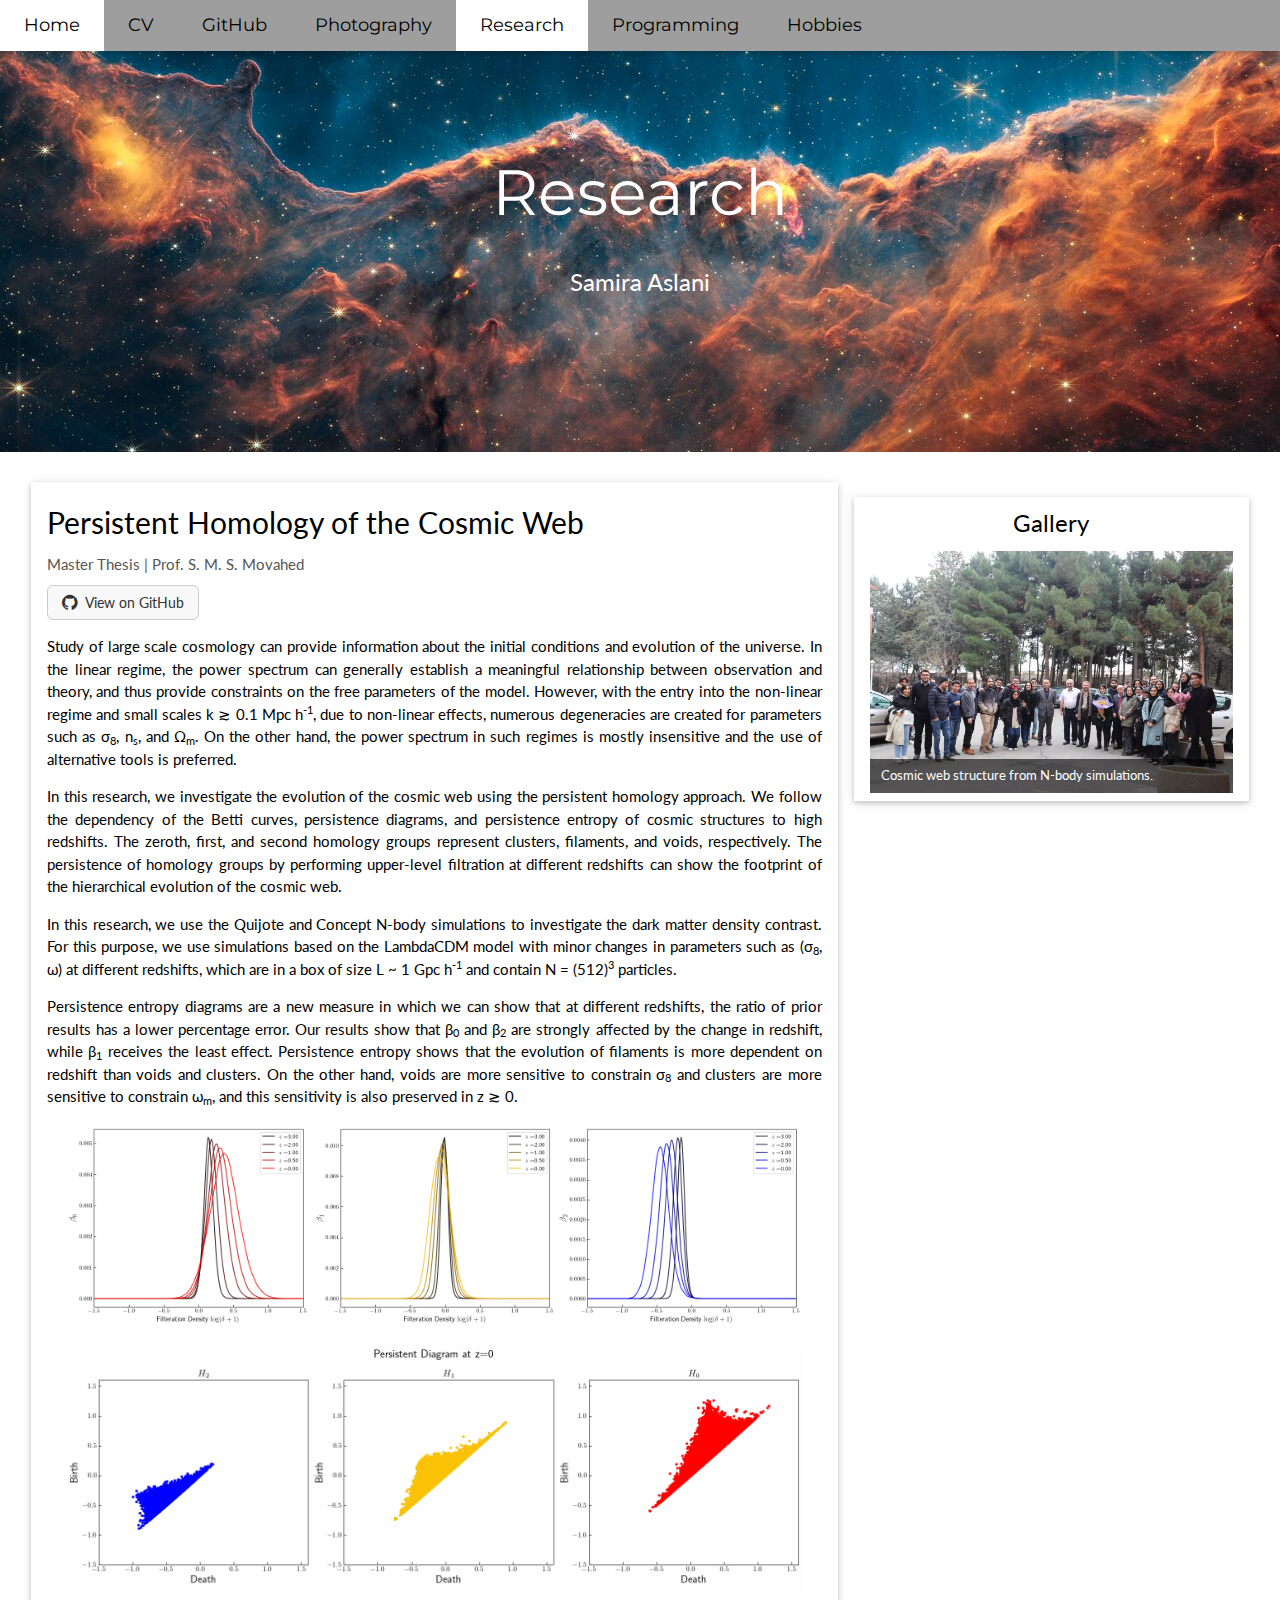
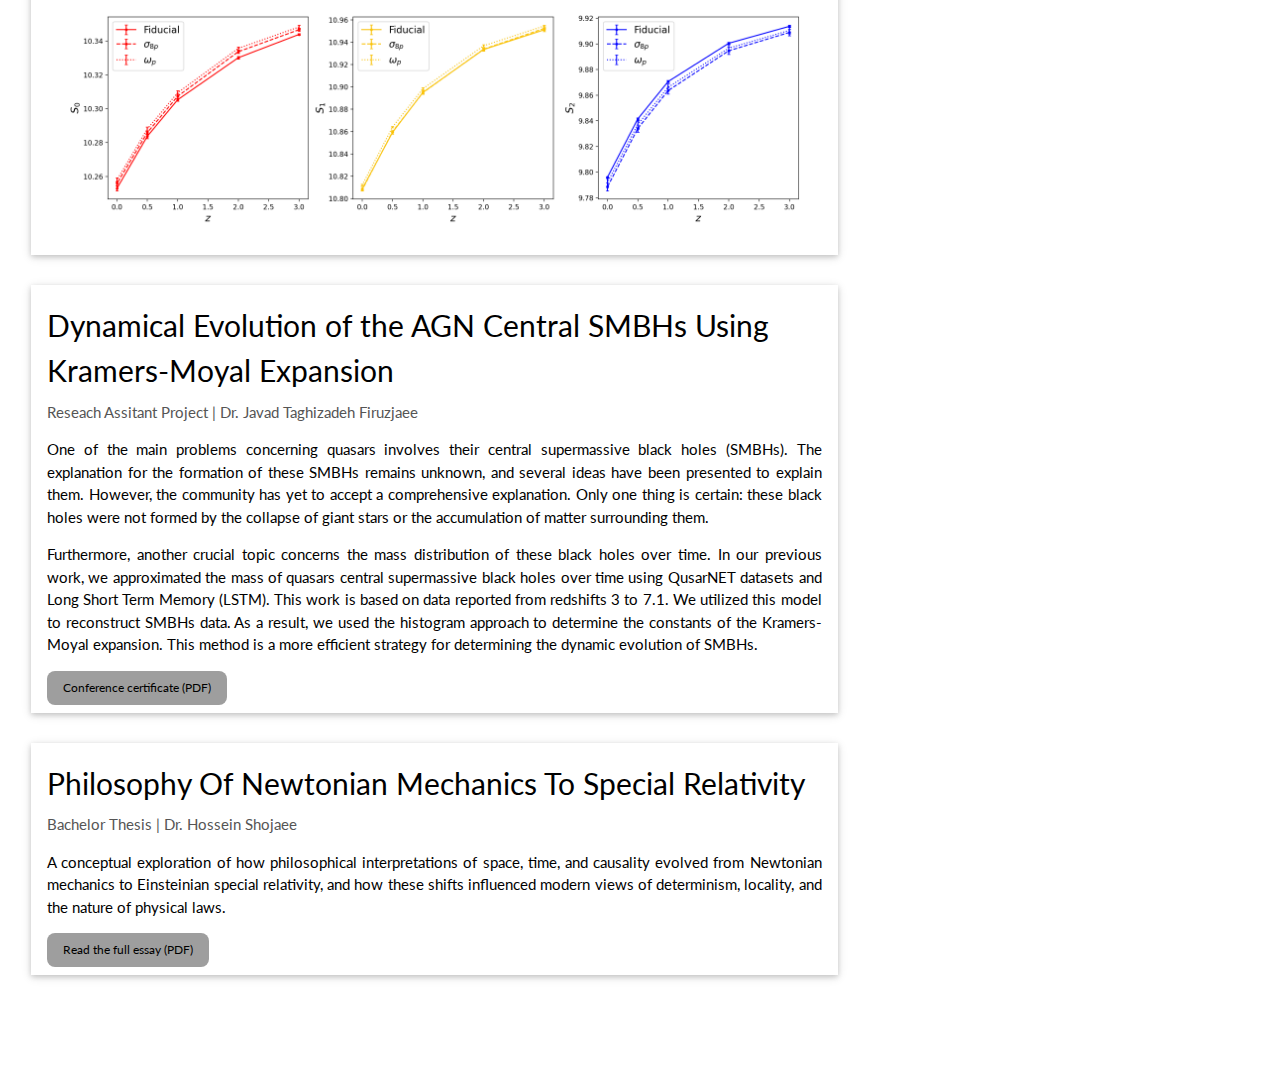
<file: Research.html>
<!DOCTYPE html>
<html lang="en">
<head>
  <title>Research - Samira Aslani</title>
  <meta charset="UTF-8">
  <meta name="viewport" content="width=device-width, initial-scale=1">
  <link rel="stylesheet" href="https://www.w3schools.com/w3css/4/w3.css">
  <link rel="stylesheet" href="https://fonts.googleapis.com/css?family=Lato">
  <link rel="stylesheet" href="https://fonts.googleapis.com/css?family=Montserrat">
  <link rel="stylesheet" href="https://cdnjs.cloudflare.com/ajax/libs/font-awesome/4.7.0/css/font-awesome.min.css">
  <link rel="icon" type="image/png" href="/favicon.png" sizes="32x32">
  <style>
    body,h1,h2,h3,h4,h5,h6 {font-family: "Lato", sans-serif}
    .w3-bar,h1,button {font-family: "Montserrat", sans-serif}

    /* Masonry (if you use it elsewhere) */
    .masonry {
      columns: 3 400px;
      column-gap: 0.3rem;
    }
    .masonry-item {
      position: relative;
      break-inside: avoid;
      margin-bottom: 1rem;
    }
    .masonry-item img {
      width: 100%;
      display: block;
      border-radius: 0;
    }
    .masonry-item figcaption {
      position: absolute;
      bottom: 0;
      left: 0;
      width: 100%;
      padding: 0.5rem;
      font-size: 0.85rem;
      color: #fff;
      background: rgba(0,0,0,0.6);
      opacity: 0;
      transition: opacity 0.3s ease;
    }
    .masonry-item:hover figcaption {
      opacity: 1;
    }

    /* Generic section container */
    section {
      margin: 2rem auto;
      max-width: 1500px;
      padding: 0 1rem;
    }
    section h2 {
      margin-bottom: 1rem;
      text-align: left;
    }

    /* Research layout */
    .research-wrapper {
      max-width: 1500px;
      margin: 2rem auto;
      padding: 0 1rem 3rem 1rem;
    }
    .research-section {
      margin-bottom: 2rem;
    }
    .research-section h2 {
      margin-bottom: 0.5rem;
    }
    .research-section h3 {
      margin-top: 0;
      font-size: 1rem;
      font-weight: normal;
      color: #555;
    }
    .research-section p {
      text-align: justify;
    }
    .research-links {
      margin-top: 0.75rem;
    }
    .research-links a {
      display: inline-block;
      margin-right: 0.75rem;
    }

    .research-images img {
      width: 100%;
      display: block;
    }

    /* Side slider */
    .side-slider {
      margin-top: 1rem;
    }
    .slider {
      position: relative;
      max-width: 100%;
      overflow: hidden;
    }
    .slide {
      display: none;
    }
    .slide img {
      width: 100%;
      display: block;
    }
    .slide-caption {
      position: absolute;
      bottom: 0;
      left: 0;
      width: 100%;
      padding: 0.5rem 0.75rem;
      font-size: 0.85rem;
      color: #fff;
      background: rgba(0,0,0,0.6);
      box-sizing: border-box;
    }

    @media (max-width: 992px) {
      .research-wrapper {
        padding-top: 1rem;
      }
    }
  </style>
</head>
<body>

<!-- Navbar -->
<div class="w3-top">
  <div class="w3-bar w3-grey w3-card w3-left-align w3-large">
    <a class="w3-bar-item w3-button w3-hide-medium w3-hide-large w3-right w3-padding-large w3-hover-white w3-large w3-grey" href="javascript:void(0);" onclick="myFunction()" title="Toggle Navigation Menu"><i class="fa fa-bars"></i></a>
    <a href="https://samildk.github.io/" class="w3-bar-item w3-button w3-padding-large w3-hover-white">Home</a>
    <a href="https://samildk.github.io/cv.pdf" class="w3-bar-item w3-button w3-hide-small w3-padding-large w3-hover-white">CV</a>
    <a href="https://github.com/samildk" class="w3-bar-item w3-button w3-hide-small w3-padding-large w3-hover-white">GitHub</a>
    <a href="photography.html" class="w3-bar-item w3-button w3-hide-small w3-padding-large  w3-hover-white">Photography</a>
    <a href="Research.html" class="w3-bar-item w3-button w3-hide-small w3-padding-large w3-white">Research</a>
    <a href="Programming.html" class="w3-bar-item w3-button w3-hide-small w3-padding-large  w3-hover-white">Programming</a>
    <a href="Hobbies.html" class="w3-bar-item w3-button w3-hide-small w3-padding-large w3-hover-white">Hobbies</a>
  </div>

  <div id="navDemo" class="w3-bar-block w3-white w3-hide w3-hide-large w3-hide-medium w3-large">
    <a href="https://samildk.github.io/cv.pdf" class="w3-bar-item w3-button w3-padding-large">CV</a>
    <a href="https://github.com/samildk" class="w3-bar-item w3-button w3-padding-large">GitHub</a>
    <a href="photography.html" class="w3-bar-item w3-button w3-padding-large w3-light-grey">Photography</a>
    <a href="Research.html" class="w3-bar-item w3-button w3-padding-large w3-light-grey">Research</a>
    <a href="Programming.html" class="w3-bar-item w3-button w3-padding-large w3-light-grey">Programming</a>
    <a href="Hobbies.html" class="w3-bar-item w3-button w3-padding-large w3-light-grey">Hobbies</a>
  </div>
</div>

<header class="w3-container w3-center" style="padding:128px 16px; background-image: url('image/jwst.jpg'); background-size: cover; background-position: center;">
  <h1 class="w3-margin w3-jumbo" style="color: white;">Research</h1>
  <p class="w3-xlarge" style="color: white;">Samira Aslani</p>
</header>

<!-- Main content: research sections + side slider -->
<div class="research-wrapper">
  <div class="w3-row-padding">

    <!-- Left column: research sections -->
    <div class="w3-col l8 m12 s12">

      <!-- Head 1 -->
      <div class="w3-card w3-white w3-padding research-section">
        <h2>Persistent Homology of the Cosmic Web</h2>
        <h3>Master Thesis | Prof. S. M. S. Movahed</h3>
              <a href="https://github.com/samildk/Persistent-Homology-of-Cosmic-Web"
        target="_blank"
        style="text-decoration:none;">

        <div style="display:inline-flex; align-items:center;
                    padding:6px 14px;
                    font-size:14px;
                    border:1px solid #ccc;
                    border-radius:6px;
                    color:#333;
                    background:#f8f8f8;
                    transition:0.2s;">
          <i class="fa fa-github" style="font-size:18px; margin-right:8px;"></i>
          <span>View on GitHub</span>
        </div>

      </a>
        <p>
          Study of large scale cosmology can provide information about the initial conditions and evolution of the universe. In the linear regime, the power spectrum can generally establish a meaningful relationship between observation and theory, and thus provide constraints on the free parameters of the model. However, with the entry into the non-linear regime and small scales
          k &gtrsim; 0.1 Mpc h<sup>-1</sup>, due to non-linear effects, numerous degeneracies are created for parameters such as &sigma;<sub>8</sub>, n<sub>s</sub>, and &Omega;<sub>m</sub>. On the other hand, the power spectrum in such regimes is mostly insensitive and the use of alternative tools is preferred.
        </p>
        <p>
          In this research, we investigate the evolution of the cosmic web using the persistent homology approach. We follow the dependency of the Betti curves, persistence diagrams, and persistence entropy of cosmic structures to high redshifts. The zeroth, first, and second homology groups represent clusters, filaments, and voids, respectively. The persistence of homology groups by performing upper-level filtration at different redshifts can show the footprint of the hierarchical evolution of the cosmic web.
        </p>
        <p>
          In this research, we use the Quijote and Concept N-body simulations to investigate the dark matter density contrast. For this purpose, we use simulations based on the LambdaCDM model with minor changes in parameters such as (&sigma;<sub>8</sub>, &omega;) at different redshifts, which are in a box of size L ~ 1 Gpc h<sup>-1</sup> and contain N = (512)<sup>3</sup> particles.
        </p>
        <p>
          Persistence entropy diagrams are a new measure in which we can show that at different redshifts, the ratio of prior results has a lower percentage error. Our results show that &beta;<sub>0</sub> and &beta;<sub>2</sub> are strongly affected by the change in redshift, while &beta;<sub>1</sub> receives the least effect. Persistence entropy shows that the evolution of filaments is more dependent on redshift than voids and clusters. On the other hand, voids are more sensitive to constrain &sigma;<sub>8</sub> and clusters are more sensitive to constrain &omega;<sub>m</sub>, and this sensitivity is also preserved in z &gtrsim; 0.
        </p>




        <!-- Image placeholders for this project -->
      <div class="w3-row-padding research-images">

        <div class="w3-col s12 w3-margin-bottom">
          <img src="Research/Betti.png" alt="Betti curves z=0 to z=3" style="width:100%;">
        </div>

        <div class="w3-col s12 w3-margin-bottom">
          <img src="Research/pd.gif" alt="Persistence diagrams evolution" style="width:100%;">
        </div>

        <div class="w3-col s12 w3-margin-bottom">
          <img src="Research/entropy.png" alt="Persistence entropy" style="width:100%;">
        </div>

      </div>

      </div>


      <!-- Head 2 -->
      <div class="w3-card w3-white w3-padding research-section">
        <h2>Dynamical Evolution of the AGN Central SMBHs Using Kramers-Moyal Expansion</h2>
        <h3> Reseach Assitant Project | Dr. Javad Taghizadeh Firuzjaee </h3>
        <p>
          One of the main problems concerning quasars involves their central supermassive black holes (SMBHs). The explanation for the formation of these SMBHs remains unknown, and several ideas have been presented to explain them. However, the community has yet to accept a comprehensive explanation. Only one thing is certain: these black holes were not formed by the collapse of giant stars or the accumulation of matter surrounding them.
        </p>
        <p>
          Furthermore, another crucial topic concerns the mass distribution of these black holes over time. In our previous work, we approximated the mass of quasars central supermassive black holes over time using QusarNET datasets and Long Short Term Memory (LSTM). This work is based on data reported from redshifts 3 to 7.1. We utilized this model to reconstruct SMBHs data. As a result, we used the histogram approach to determine the constants of the Kramers-Moyal expansion. This method is a more efficient strategy for determining the dynamic evolution of SMBHs.
        </p>
        <div class="research-links">
          <!-- Replace conference_certificate.pdf with the real file name in the same folder -->
          <a href="conference_certificate.pdf" target="_blank" class="w3-button w3-small w3-grey w3-round-large">
            Conference certificate (PDF)
          </a>
        </div>
      </div>

      <!-- Head 3 -->
      <div class="w3-card w3-white w3-padding research-section">
        <h2>Philosophy Of Newtonian Mechanics To Special Relativity</h2>
        <h3>Bachelor Thesis | Dr. Hossein Shojaee</h3>

        <p>
          A conceptual exploration of how philosophical interpretations of space, time, and causality evolved from Newtonian mechanics to Einsteinian special relativity, and how these shifts influenced modern views of determinism, locality, and the nature of physical laws.
        </p>
        <div class="research-links">
          <!-- Replace newton_to_sr.pdf with the real file name in the same folder -->
          <a href="Reseach/Philosophy_Newtonian_Mechanics.pdf" target="_blank" class="w3-button w3-small w3-grey w3-round-large">
            Read the full essay (PDF)
          </a>
        </div>
      </div>

    </div>

    <!-- Right column: side slider -->
    <div class="w3-col l4 m12 s12">
      <div class="w3-card w3-white w3-padding side-slider">
        <h3 class="w3-center" style="margin-top:0;">Gallery</h3>
        <div class="slider">
          <!-- Slide 1 -->
          <div class="slide">
            <!-- Replace slide1.jpg and caption text -->
            <img src="Research/R2.jpeg" alt="Cosmic web visualization">
            <div class="slide-caption">Cosmic web structure from N-body simulations.</div>
          </div>
          <!-- Slide 2 -->
          <div class="slide">
            <!-- Replace slide2.jpg and caption text -->
            <img src="Research/R1.jpeg" alt="Persistence diagram">
            <div class="slide-caption">Persistence diagram highlighting filament evolution.</div>
          </div>
          <!-- Slide 3 -->
          <div class="slide">
            <!-- Replace slide3.jpg and caption text -->
            <img src="Research/R4.jpeg" alt="AGN and SMBH schematic">
            <div class="slide-caption">Schematic view of an AGN with a central SMBH.</div>
          </div>
          <!-- Add more slides if you want, same structure -->
        </div>
      </div>
    </div>

  </div>
</div>

<script>
function myFunction() {
  var x = document.getElementById("navDemo");
  if (x.className.indexOf("w3-show") == -1) {
    x.className += " w3-show";
  } else {
    x.className = x.className.replace(" w3-show", "");
  }
}

/* Simple auto slider */
var slideIndex = 0;
function showSlides() {
  var i;
  var slides = document.getElementsByClassName("slide");
  if (!slides || slides.length === 0) {
    return;
  }
  for (i = 0; i < slides.length; i++) {
    slides[i].style.display = "none";
  }
  slideIndex++;
  if (slideIndex > slides.length) {
    slideIndex = 1;
  }
  slides[slideIndex - 1].style.display = "block";
  setTimeout(showSlides, 4000); // change image every 4 seconds
}
showSlides();
</script>

</body>
</html>
</file>
<file: style.css>
body { 
background-color: #aabbdd;
background-image: url("nudensity.png");
/*font-family: sans-serif;*/
font-family: 'News Cycle', sans-serif;
}

h1 {
text-align: center; 
}

h2 {
padding-top: 1em;
}

.centered { 
margin-left: auto;
margin-right: auto;
}

.main { 
background-color: #FEF9C9; /*#FFFFFF;*/
padding: 5px 20px 20px 20px;
border: 1px solid black;
max-width: 850px;
min-height: 800px;
}

.papertitle {
font-weight: bold;
}

.paperauthors {
margin-left: 1em;
font-style: italic;
}

.paperlinks{ 
margin-left: 1.5em;
}

.paperpub{ 
        margin-top: 0.5em;
        margin-left: 1em;
}

.paper {
width: 95%;
margin-left: auto;
margin-right: auto;
padding-bottom: 10px;
}

.paperfl{ 
margin-bottom: 0.4em; 
}

.one-line { 
display: block; 
}

.infohead { 
font-weight: bold;
}

.info {
padding-bottom: 0.5em;
}

address { 
font-style: normal; 
margin-bottom: 0.5em
}

#me { 
float: right; 
width: 200px;
border: 1px solid black;
margin-bottom: 5px;
}

#me_div {
float: right; 
width: 202px;
font-size: x-small;
}
 
#menu a:link {
        color: blue;
        text-decoration: none;
}

#menu a:visited {
        text-decoration: none;
        color: blue;
}

#menu a:active {
        text-decoration: none; 
        color:red;
}

#menu a:hover {
        text-decoration: none;
        color: #FFA500;
}

#menu {
        word-spacing: 3em;
        text-align: center;
        font-size: large;
}
</file>
